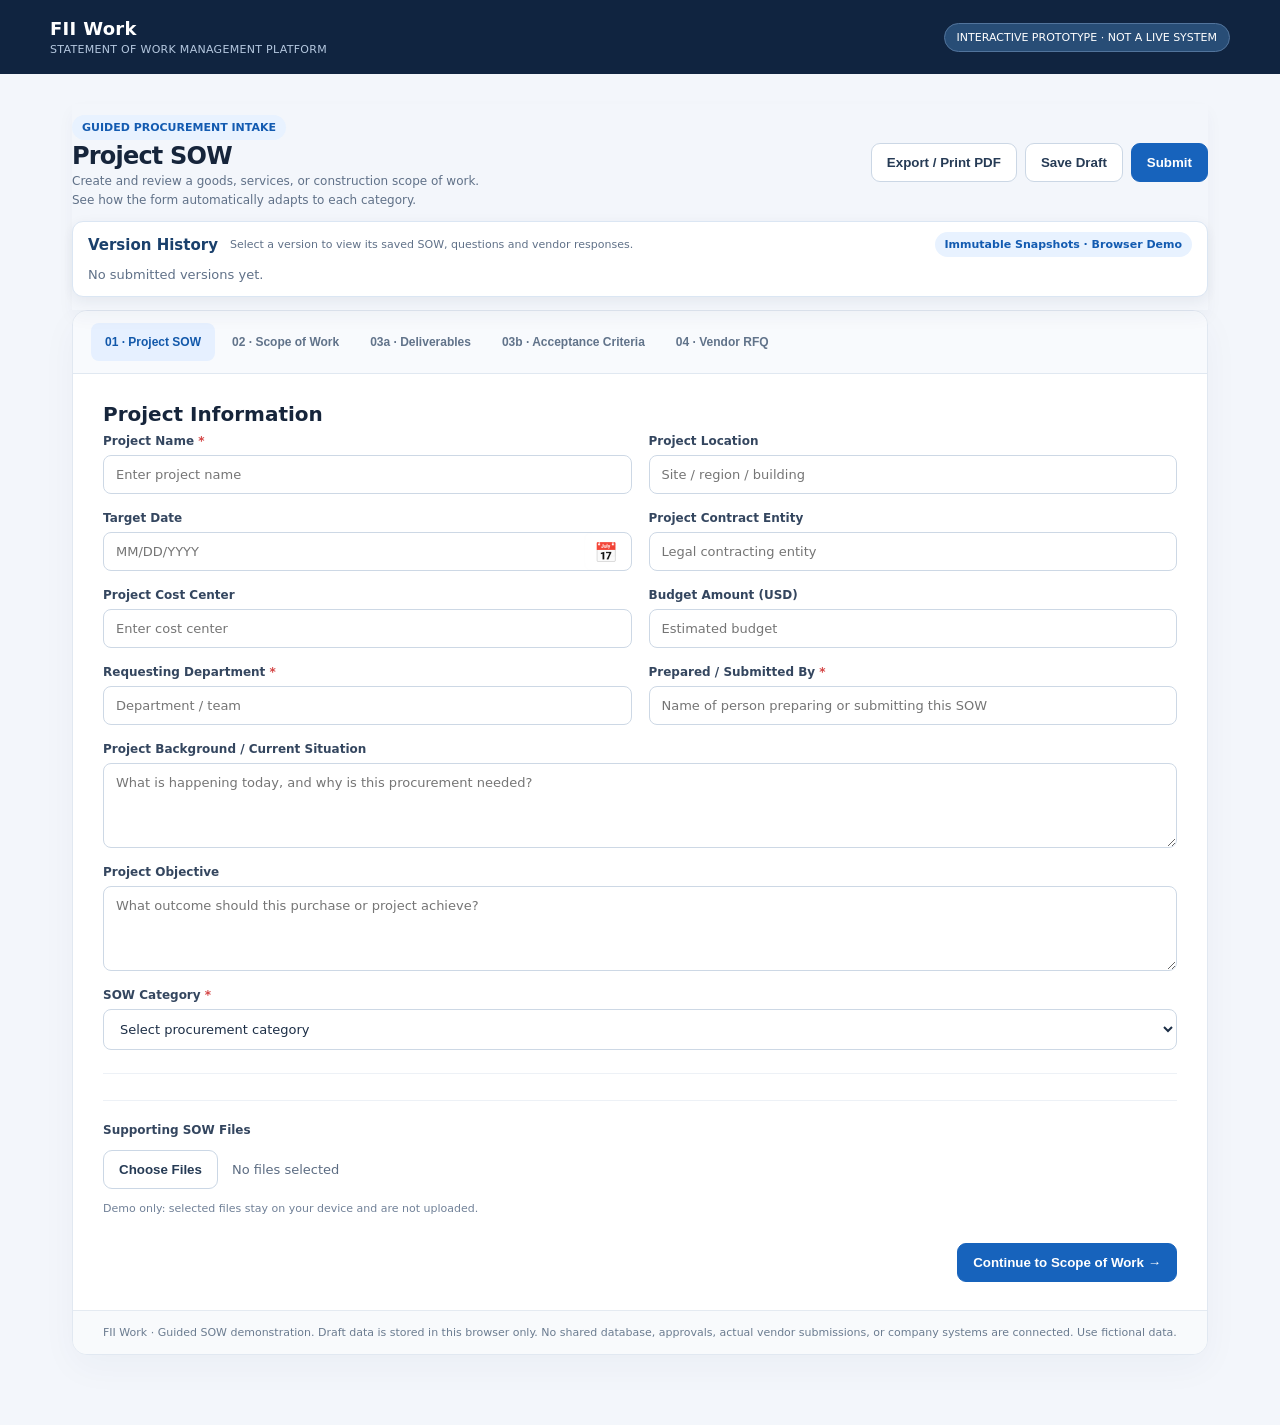
<file: docs/index.html>
<!DOCTYPE html>
<html lang="en"><head><meta charset="utf-8"/><meta content="width=device-width,initial-scale=1" name="viewport"/><title>FII Work · Guided Project SOW</title><style>
:root{font-family:Inter,ui-sans-serif,system-ui,-apple-system,Segoe UI,sans-serif;color:#16253b;background:#f3f6fb}*{box-sizing:border-box}body{margin:0}.top{background:#102440;color:white;padding:18px max(24px,calc((100vw - 1180px)/2));display:flex;justify-content:space-between;align-items:center;gap:15px}.brand{font-size:18px;font-weight:800;letter-spacing:.3px}.brand small{display:block;color:#b5c8df;font-size:11px;font-weight:500;margin-top:4px}.tag{font-size:11px;background:#284d76;border:1px solid #52749c;border-radius:30px;padding:7px 12px}.wrap{max-width:1180px;margin:auto;padding:30px 22px 70px}.hero{display:flex;justify-content:space-between;gap:20px;align-items:center;margin-bottom:22px}.hero h1{font-size:29px;letter-spacing:-.8px;margin:4px 0 8px}.muted{color:#607188;font-size:13px;line-height:1.6}.actions{display:flex;gap:8px;flex-wrap:wrap}.btn{border:1px solid #cbd7e5;background:white;color:#263b55;border-radius:9px;padding:11px 15px;font-weight:700;cursor:pointer}.btn.primary{background:#1763bc;color:white;border-color:#1763bc}.btn:hover{filter:brightness(.96)}.shell{background:white;border:1px solid #e1e8f1;border-radius:15px;box-shadow:0 12px 36px #203b5d0a;overflow:hidden}.tabs{display:flex;gap:3px;background:#f8fafd;border-bottom:1px solid #e0e8f1;padding:12px 18px;overflow-x:auto}.tab{white-space:nowrap;border:0;background:transparent;color:#61738a;border-radius:8px;padding:12px 14px;cursor:pointer;font-weight:700;font-size:12px}.tab.active{background:#e6f0ff;color:#1258aa}.page{padding:28px 30px;display:none}.page.active{display:block}.section{border-bottom:1px solid #edf1f6;padding-bottom:23px;margin-bottom:24px}.section:last-child{border:0;margin:0;padding:0}h2{font-size:20px;margin:0 0 8px}h3{font-size:15px;margin:0 0 16px}.grid{display:grid;grid-template-columns:repeat(2,minmax(0,1fr));gap:17px}.field{display:flex;flex-direction:column;gap:7px}.field.full{grid-column:1/-1}label{font-size:12px;font-weight:750;color:#34465f}input,select,textarea{width:100%;font:inherit;color:#1c2e46;background:white;border:1px solid #cdd8e5;border-radius:8px;padding:11px 12px;outline-color:#347ccf;font-size:13px}textarea{min-height:85px;resize:vertical}.hint{color:#718198;font-size:11px;line-height:1.5}.note{background:#eef5ff;border:1px solid #d7e7ff;border-radius:10px;padding:14px 16px;color:#345c88;font-size:12px;line-height:1.65}.categorybox{border:1px solid #dce7f3;border-radius:12px;padding:20px;background:#fbfdff;margin-top:20px}.pill{display:inline-block;color:#135bb1;background:#e8f2ff;border-radius:40px;padding:6px 10px;font-size:11px;font-weight:800}.question{padding:18px 0;border-bottom:1px solid #e9eef5}.question:last-child{border:0}.question-title{font-size:14px;font-weight:750;line-height:1.5;margin-bottom:8px}.question-num{display:inline-grid;place-items:center;background:#e8f2ff;color:#1260b8;border-radius:7px;width:27px;height:27px;margin-right:8px}.subquestions{margin-top:12px;padding:15px;background:#f1f7ff;border-left:3px solid #2877d0;border-radius:7px}.subquestions label{display:block;margin-bottom:8px}.split{display:grid;grid-template-columns:1fr 1fr;gap:20px}.check{display:flex;gap:9px;align-items:flex-start;font-size:13px;margin:11px 0}.check input{width:auto;margin:3px 0}.status{padding:11px 14px;background:#fff8e8;border:1px solid #f0dcac;border-radius:8px;color:#75561d;font-size:12px;margin-top:16px}.foot{padding:15px 30px;background:#f8fafc;border-top:1px solid #e4eaf1;color:#6b7c90;font-size:11px}.chip{display:inline-block;border:1px solid #dce6f1;background:#f8fbff;padding:8px 10px;border-radius:8px;font-size:12px;margin:4px 4px 4px 0}.table{width:100%;border-collapse:collapse;font-size:12px}.table td,.table th{border-bottom:1px solid #e8edf4;text-align:left;padding:12px}.table th{background:#f8fafc;color:#4c6079}.smallbtn{border:0;border-radius:7px;background:#e8f2ff;color:#185da9;padding:8px 11px;cursor:pointer;font-weight:700}.footerActions{display:flex;justify-content:flex-end;gap:10px;margin-top:25px}.required{color:#d44444}.empty{padding:30px;text-align:center;color:#7a889a;background:#f8fafc;border-radius:9px}.rfqitem{padding:12px;background:#f7f9fc;border:1px solid #e2eaf4;border-radius:8px;margin:10px 0}.progress{height:7px;border-radius:10px;background:#e9eef5;overflow:hidden;margin:13px 0}.progress div{height:100%;background:#2576ce;transition:width .25s}.alert{position:fixed;bottom:22px;right:22px;background:#142a47;color:white;border-radius:10px;padding:14px 18px;box-shadow:0 9px 30px #0003;display:none;z-index:9;font-size:13px;max-width:330px}@media(max-width:720px){.top{padding:15px 20px}.wrap{padding:20px 12px}.hero{display:block}.actions{margin-top:15px}.page{padding:22px 17px}.grid,.split{grid-template-columns:1fr}.field.full{grid-column:auto}.tabs{padding:8px}.hero h1{font-size:24px}}
.english-date{position:relative;width:100%}.english-date .date-display{padding-right:53px;cursor:pointer;background:#fff}.english-date>input[type="date"]{position:absolute;right:0;top:0;height:100%;width:48px;max-width:48px;opacity:.015;cursor:pointer;z-index:2;color:transparent}.english-date::after{content:"📅";pointer-events:none;position:absolute;right:14px;top:50%;transform:translateY(-50%);font-size:19px;z-index:1}
.version-history-sticky{position:relative;top:auto;left:auto;right:auto;width:100%;z-index:auto;background:#fff;border:1px solid #dbe6f3;box-shadow:0 4px 14px #172e4a12;border-radius:0;margin:0;padding:11px max(20px,calc((100vw - 1180px)/2));max-height:38vh;overflow-y:auto}.version-title{display:flex;align-items:center;justify-content:space-between;gap:12px;flex-wrap:wrap}.version-title>div{display:flex;align-items:center;gap:12px;flex-wrap:wrap}.version-title strong{font-size:15px;color:#1a406c}.version-strip{display:flex;gap:9px;overflow-x:auto;padding-top:11px;max-width:100%}.version-entry{min-width:180px;flex-shrink:0;text-align:left;background:#f5f9ff;border:1px solid #cddded;border-radius:9px;padding:9px 12px;cursor:pointer;color:#123b65}.version-entry strong{display:block;font-size:13px}.version-entry small{display:block;color:#627891;margin-top:3px;font-size:11px}.version-entry:hover{background:#e9f3ff;border-color:#3379ce}.version-entry.legacy{border-style:dashed}.version-overlay{position:fixed;inset:0;z-index:100;background:#13294699;display:flex;justify-content:center;padding:24px}.version-panel{width:min(980px,100%);background:white;border-radius:13px;display:flex;flex-direction:column;overflow:hidden;box-shadow:0 10px 40px #0005}.version-panel-head{padding:20px 26px;background:#f6f9fd;border-bottom:1px solid #dde8f4;display:flex;justify-content:space-between;gap:16px;align-items:center}.version-panel-head h2{margin:0}.version-scroll{overflow:auto;padding:24px 29px;flex:1}.version-scroll h3{margin:24px 0 9px;color:#154d8b}.version-scroll .history-group{padding:12px 0;border-bottom:1px solid #edf2f7}.version-scroll .history-group b{display:block;font-size:12px;color:#3a526f;margin-bottom:5px}.version-scroll .history-value{white-space:pre-wrap;font-size:13px}.version-scroll .history-row{padding:9px 12px;background:#f6f9fc;margin:7px 0;border-radius:6px}.history-version-label{font-weight:750}.version-overlay .muted{font-size:12px}@media(max-width:720px){.version-overlay{padding:0}.version-panel{border-radius:0}.version-panel-head{padding:13px;flex-direction:column;align-items:flex-start}.version-scroll{padding:16px}.version-history-sticky{border-radius:10px;top:auto;margin:0;left:auto;right:auto;padding:10px 14px}}
.custom-file-upload{display:flex;align-items:center;gap:14px;flex-wrap:wrap;min-height:50px}.custom-file-upload #selectedFilesLabel{font-size:13px;color:#5c6c82}.visually-hidden-file{position:absolute!important;left:-9999px!important;width:1px!important;height:1px!important;opacity:0!important;pointer-events:none!important}
.fixed-sow-header{position:sticky;top:0;z-index:80;background:#f3f6fb;padding:11px 0 13px;box-shadow:0 8px 16px #203b5d0a}.fixed-sow-header .hero{margin-bottom:11px}.fixed-sow-header .hero h1{font-size:24px;margin:2px 0}.fixed-sow-header .hero .muted{font-size:12px}.fixed-sow-header .version-history-sticky{max-height:none;overflow:visible;border-radius:11px;padding:10px 15px}.fixed-sow-header .version-strip{padding-top:8px}.fixed-sow-header .version-title .muted{font-size:11px}@media(max-width:720px){.fixed-sow-header{padding:8px 0}.fixed-sow-header .hero{display:flex;align-items:center;flex-wrap:wrap;margin-bottom:7px;gap:8px}.fixed-sow-header .hero h1{font-size:21px}.fixed-sow-header .hero .muted{display:none}.fixed-sow-header .actions{margin:0}.fixed-sow-header .btn{padding:8px 10px;font-size:11px}.fixed-sow-header .version-title .muted,.fixed-sow-header .version-title .pill{display:none}}@media print{.fixed-sow-header{position:static;box-shadow:none}}</style></head><body><header class="top"><div class="brand">FII Work <small>STATEMENT OF WORK MANAGEMENT PLATFORM</small></div><div class="tag">INTERACTIVE PROTOTYPE · NOT A LIVE SYSTEM</div></header><main class="wrap"><div id="fixedSowHeader" class="fixed-sow-header"><div class="hero"><div><div class="pill">GUIDED PROCUREMENT INTAKE</div><h1>Project SOW</h1><div class="muted">Create and review a goods, services, or construction scope of work.<br/>See how the form automatically adapts to each category.</div></div><div class="actions"><button class="btn" onclick="exportPDF()">Export / Print PDF</button><button class="btn" onclick="saveDraft()">Save Draft</button><button class="btn primary" onclick="submitDemo()">Submit</button></div></div>
<div id="versionHistorySection" class="version-history-sticky"><div class="version-title"><div><strong>Version History</strong><span class="muted">Select a version to view its saved SOW, questions and vendor responses.</span></div><span class="pill">Immutable Snapshots · Browser Demo</span></div><div class="version-strip" id="versionHistoryRows"><span class="muted">No submitted versions yet.</span></div></div></div>

<div id="versionViewer" class="version-overlay" style="display:none"><div class="version-panel"><div class="version-panel-head"><div><h2 id="versionViewerTitle">Version Snapshot</h2><p class="muted">Read-only historical record. Subsequent edits do not change this version.</p></div><button type="button" class="btn" onclick="closeVersion()">Close & Return to Draft</button></div><div class="version-scroll" id="versionViewerContent"></div></div></div>
<div class="shell"><nav class="tabs" id="tabs"><button class="tab active" data-tab="project">01 · Project SOW</button><button class="tab" data-tab="scope">02 · Scope of Work</button><button class="tab" data-tab="deliverables">03a · Deliverables</button><button class="tab" data-tab="acceptance">03b · Acceptance Criteria</button><button class="tab" data-tab="rfq">04 · Vendor RFQ</button></nav>
<section class="page active" id="project"><div class="section"><h2>Project Information</h2><div class="grid"><div class="field"><label>Project Name <span class="required">*</span></label><input data-save="" id="projectName" placeholder="Enter project name"/></div><div class="field"><label>Project Location</label><input data-save="" id="location" placeholder="Site / region / building"/></div><div class="field"><label>Target Date</label><div class="english-date"><input class="date-display" id="targetDateDisplay" type="text" placeholder="MM/DD/YYYY" readonly onclick="openEnglishDate('targetDate')" aria-label="Target date (MM/DD/YYYY)"/><input data-save="" id="targetDate" type="date" lang="en-US" aria-label="Choose target date" onchange="syncEnglishDates()" title="Choose date"/></div></div><div class="field"><label>Project Contract Entity</label><input data-save="" id="entity" placeholder="Legal contracting entity"/></div><div class="field"><label>Project Cost Center</label><input data-save="" id="costCenter" placeholder="Enter cost center"/></div><div class="field"><label>Budget Amount (USD)</label><input data-save="" id="budget" min="0" placeholder="Estimated budget" type="number"/></div><div class="field"><label>Requesting Department <span class="required">*</span></label><input data-save="" id="department" placeholder="Department / team"/></div><div class="field"><label>Prepared / Submitted By <span class="required">*</span></label><input data-save="" id="owner" placeholder="Name of person preparing or submitting this SOW"/></div><div class="field full"><label>Project Background / Current Situation</label><textarea data-save="" id="background" placeholder="What is happening today, and why is this procurement needed?"></textarea></div><div class="field full"><label>Project Objective</label><textarea data-save="" id="objective" placeholder="What outcome should this purchase or project achieve?"></textarea></div><div class="field full"><label>SOW Category <span class="required">*</span></label><select data-save="" id="category"><option value="">Select procurement category</option><option value="goods">Goods &amp; Equipment</option><option value="services">Services</option><option value="construction">Construction</option></select></div></div></div><div class="field" id="sowUploadsAtEnd" style="width:100%;margin-top:26px;padding-top:22px;border-top:1px solid #edf1f6"><label>Supporting SOW Files</label><div class="custom-file-upload"><button type="button" class="btn" onclick="document.getElementById('files').click()">Choose Files</button><span id="selectedFilesLabel" aria-live="polite">No files selected</span></div><input accept=".ppt,.pptx,.pdf,.doc,.docx,.xlsx,.png,.jpg" id="files" multiple="" type="file" class="visually-hidden-file" aria-label="Select supporting SOW files" onchange="updateSelectedFilesLabel()"/><div class="hint">Demo only: selected files stay on your device and are not uploaded.</div></div><div class="footerActions"><button class="btn primary" onclick="go('scope')">Continue to Scope of Work →</button></div></section>
<section class="page" id="scope"><h2>Scope of Work</h2><p class="muted">The requesting team defines technical and performance requirements. The form guides users based on the selected category.</p><div id="scopeContent"></div><div class="section" style="margin-top:25px"><h3>Additional Scope Details</h3><div class="grid"><div class="field full"><label>Work Description / Scope Summary</label><textarea data-save="" id="workDescription" placeholder="Summarize the requested work or product"></textarea></div><div class="field full"><label>Scope Exclusions</label><textarea data-save="" id="exclusions" placeholder="What is explicitly not included?"></textarea></div><div class="field"><label>Schedule / Key Milestones</label><textarea data-save="" id="milestones" placeholder="Target delivery or work milestones"></textarea></div><div class="field"><label>Dependencies &amp; Constraints</label><textarea data-save="" id="dependencies" placeholder="Site access, other vendors, shutdowns, lead times"></textarea></div></div></div><div class="footerActions"><button class="btn" onclick="go('project')">← Back</button><button class="btn primary" onclick="go('deliverables')">Continue to Deliverables →</button></div></section>
<section class="page" id="deliverables"><h2>Deliverables</h2><p class="muted">The deliverables automatically reflect the selected procurement category.</p><div id="deliverableContent"></div><div class="footerActions"><button class="btn" onclick="go('scope')">← Back</button><button class="btn primary" onclick="go('acceptance')">Continue to Acceptance Criteria →</button></div></section>
<section class="page" id="acceptance"><h2>Acceptance Criteria</h2><p class="muted">Define how FII will verify that the requested goods or work meet requirements.</p><div id="acceptanceContent"></div><div class="footerActions"><button class="btn" onclick="go('deliverables')">← Back</button><button class="btn primary" onclick="go('rfq')">Continue to Vendor RFQ →</button></div></section>
<section class="page" id="rfq"><h2>Vendor RFQ</h2><p class="muted">Procurement manages vendor questions and requesting-team responses. This is a local demonstration.</p><div class="grid"><div class="field"><label>Vendor / Company</label><input id="vendor" placeholder="Vendor name"/></div><div class="field"><label>RFQ Due Date</label><div class="english-date"><input class="date-display" id="rfqDateDisplay" type="text" placeholder="MM/DD/YYYY" readonly onclick="openEnglishDate('rfqDate')" aria-label="RFQ due date (MM/DD/YYYY)"/><input id="rfqDate" type="date" lang="en-US" aria-label="Choose RFQ due date" onchange="syncEnglishDates()" title="Choose date"/></div></div><div class="field"><label>Question Category</label><select id="rfqCategory"><option>Technical Scope</option><option>Schedule</option><option>Commercial</option><option>Compliance</option><option>Other</option></select></div><div class="field"><label>Related SOW Item</label><input id="rfqItem" placeholder="Reference / item number"/></div><div class="field full"><label>Vendor Question</label><textarea id="rfqQuestion" placeholder="Enter a sample vendor clarification question"></textarea></div></div><div class="footerActions"><button class="btn primary" onclick="addRFQ()">+ Add Vendor Question</button></div><h3 style="margin-top:30px">Vendor Questions &amp; Requesting Team Responses</h3><div class="empty" id="rfqList">No vendor questions added yet.</div></section><footer class="foot">FII Work · Guided SOW demonstration. Draft data is stored in this browser only. No shared database, approvals, actual vendor submissions, or company systems are connected. Use fictional data.</footer></div></main><div class="alert" id="toast"></div>
<script>
const T={
goods:{title:'Goods & Equipment',intro:'Product-specific details help Procurement compare equivalent quotations and avoid incompatible or incomplete purchases.',questions:[['What goods are required, including quantity, model/specifications, dimensions, capacity and intended use?','text','Example: electric golf cart, 4 seats, minimum operating range, charging requirements.'],['Must the goods be compatible with existing equipment, facilities or infrastructure?','yes','Identify existing systems, interfaces, dimensions, voltage, charging or connection requirements.'],['Are safety certifications, product standards or regulatory requirements applicable?','yes','Specify applicable standards or request review by EHS / Engineering. Do not assume a certification applies to every item.'],['Does the vendor need to provide delivery, unloading, installation, setup or user training?','yes','Clarify each party’s responsibilities, site access, utilities, packaging removal and training.'],['What warranty, spare parts, manuals, testing and product acceptance requirements apply?','text','Describe warranty period, support, inspection and any functional test.']],deliverables:['Itemized goods list with quantities and approved specifications','Product technical data sheets and applicable certifications','Delivery, installation and training documentation if included','Warranty, user manuals and spare-parts information','Goods receipt and inspection record'],accept:['Delivered quantity and model match approved purchase requirements','Goods are free from visible damage and meet technical specifications','Required certifications and documentation are provided','Installation or functional testing passes, if applicable','Warranty and support details are accepted by the owner']},
services:{title:'Services',intro:'Define what the service provider must do, where, how often, and how performance will be measured.',questions:[['What exact services, tasks, work locations and scope boundaries are required?','text','Define included tasks and excluded tasks to prevent later disputes.'],['What service frequency, working hours, staffing levels and response times are required?','text','For example: daily, weekly, emergency response within a defined number of hours.'],['Will vendor personnel work onsite or need access to restricted areas?','yes','Identify badging, orientation, safety training, supervision and site access requirements.'],['Are professional licenses, training, insurance or specialized qualifications required?','yes','Specify the relevant trade or service qualifications and who verifies compliance.'],['What KPIs, reports, service levels and acceptance measures will be used?','text','Examples: completion reports, response-time targets, quality checks and corrective-action deadlines.']],deliverables:['Service execution plan and staffing schedule','Completed service tasks and activity records','Required certificates, licenses and insurance evidence','Periodic performance / KPI reports','Final service completion or closeout report'],accept:['Services completed at agreed frequency and locations','Performance meets agreed SLA and quality requirements','Safety and access requirements are followed','Required records and reports are submitted','Deficiencies are corrected within agreed timelines']},
construction:{title:'Construction',intro:'Construction requires site, permitting, trade, safety, inspection and closeout information beyond a normal service request.',questions:[['What work is proposed, and what drawings, specifications, site conditions and trade scopes define it?','text','Include architectural, structural, MEP, fire protection, controls or low-voltage work as applicable.'],['Will this work require permits, plan review or inspections by the authority having jurisdiction?','yes','Identify permit type, jurisdiction, drawing responsibility, permit holder and inspection schedule.'],['Does the work involve electrical, mechanical, structural, plumbing or fire/life-safety systems?','yes','Identify affected systems, required licensed trades, design review and shutdown/commissioning needs.'],['Are there site safety risks, occupied areas, hazardous work, shutdowns or access restrictions?','yes','Describe EHS plan, work permits, lockout/tagout, hot work, working at height and coordination where applicable.'],['What milestones, change-control rules, inspections, testing and closeout deliverables are required?','text','Specify schedule, RFI/change order approvals, punch list, as-builts, warranties and commissioning.']],deliverables:['Approved drawings, specifications and permit documentation as applicable','Construction schedule, trade coordination and safety plans','Completed installation with inspection and test records','Punch-list resolution and commissioning documentation','As-built drawings, O&M manuals, warranties and final closeout'],accept:['Work conforms to approved drawings and contract scope','Required inspections and permits are closed as applicable','Functional tests and commissioning are completed where required','Punch-list items and deficiencies are resolved','Closeout documents, training and warranties are received']},
it:{title:'IT & Technology',intro:'IT requests should identify integration, cybersecurity, ownership and support obligations before vendor selection.',questions:[['What hardware, software or technical capabilities and performance specifications are required?','text','Include quantities, users, licensing model and compatibility.'],['Will the solution connect to FII systems, networks, identity services or existing hardware?','yes','List integration points, cabling, ports, infrastructure, device ownership and IT dependencies.'],['Will the vendor access, store, process or transmit company or personal data?','yes','Describe data types, access privileges, security review, retention and confidentiality.'],['Are subscriptions, cloud hosting, support SLAs or recurring costs involved?','yes','Define renewal terms, uptime, licensing, support response and exit requirements.'],['What deployment, testing, training, documentation and handover are required?','text','Include user acceptance testing, admin access transfer and support ownership.']],deliverables:['Technical design and product/license inventory','Approved integration and cybersecurity review artifacts where required','Installed and configured solution','Testing results and user/admin training','Support, warranty, credentials handover and documentation'],accept:['Technical functions and integrations pass agreed tests','Required security and access reviews are completed','Licenses and subscriptions are documented','Users and owners accept deployment and training','Support ownership and documentation are handed over']},
rental:{title:'Rental & Leasing',intro:'Rental requests must clarify use period, operating responsibility, insurance and return conditions.',questions:[['What equipment or facility is needed, including capacity, quantity and operating conditions?','text','Describe intended use, dimensions, load/capacity and site.'],['What rental start date, end date, delivery location and extension options are needed?','text','Identify duration, availability window and pickup requirements.'],['Will the rental require operators, permits, training or safety inspections?','yes','Identify operator qualification, inspections and equipment-specific site safety controls.'],['Who is responsible for transport, fuel/charging, maintenance, damage and insurance?','text','Assign each responsibility explicitly.'],['What are the acceptance, breakdown replacement, return and extra-charge conditions?','text','Specify equipment condition, service response and return inspection.']],deliverables:['Rental equipment schedule and condition report','Delivery and pickup records','Insurance and operator certifications where applicable','Maintenance and service documentation','Return inspection and final charge reconciliation'],accept:['Equipment arrives in agreed condition and capacity','Delivery and operating requirements are met','Required safety and insurance records are provided','Breakdowns are resolved per agreement','Return condition and charges are documented']},
maintenance:{title:'Facilities & Maintenance',intro:'Facilities work needs asset-specific tasks, site coordination, preventive maintenance and documentation.',questions:[['Which building systems, equipment and asset IDs are included in the maintenance scope?','text','Provide location, equipment model, serial number and current condition if available.'],['What maintenance tasks, frequencies and OEM instructions must be followed?','text','Define preventive, corrective and inspection requirements.'],['Will the work require shutdowns, regulated trades, permits or EHS controls?','yes','Identify required notifications, licensed trades, permits, LOTO and safety procedures.'],['What response time, emergency coverage, replacement parts and warranty obligations apply?','text','Define parts approval, call-out times and warranty impacts.'],['What reports, test results, asset updates and completion signoffs are required?','text','Include work orders, readings, photos, reports and acceptance by Facilities.']],deliverables:['Asset inventory and maintenance schedule','Completed work orders and maintenance logs','Required permits, certifications and safety records','Test results, equipment readings and parts documentation','Owner signoff and updated asset history'],accept:['Required maintenance tasks are completed','Equipment passes applicable operating checks','Required safety procedures are followed','Service reports and asset updates are submitted','Outstanding defects are tracked and resolved']}}
const $=id=>document.getElementById(id);let state={},rfqs=[];function esc(s){return String(s??'').replace(/[&<>"']/g,c=>({'&':'&amp;','<':'&lt;','>':'&gt;','"':'&quot;',"'":'&#39;'}[c]))}function key(){return $('category').value}function dataKey(section,i){return section+'_'+key()+'_'+i}function catInfo(){return T[key()]};function go(id){document.querySelectorAll('.tab').forEach(x=>x.classList.toggle('active',x.dataset.tab===id));document.querySelectorAll('.page').forEach(x=>x.classList.toggle('active',x.id===id));window.scrollTo({top:0,behavior:'smooth'});if(id==='scope')renderScope();if(id==='deliverables')renderLists('deliverables');if(id==='acceptance')renderLists('acceptance')};document.querySelectorAll('.tab').forEach(x=>x.addEventListener('click',()=>go(x.dataset.tab)));
function renderScope(){let t=catInfo();if(!t){$('scopeContent').innerHTML='<div class="empty">Select a SOW Category on the Project SOW tab to display the guided questionnaire.<br><br><button class="btn primary" onclick="go(\'project\')">Choose Category</button></div>';return}let html='<div class="categorybox"><h3 style="margin-top:12px">'+esc(t.title)+'</h3><div class="progress"><div id="questionProgress" style="width:0"></div></div>';t.questions.forEach((q,i)=>{let id=dataKey('q',i),a=state[id]||'';html+='<div class="question"><div class="question-title"><span class="question-num">'+(i+1)+'</span>'+esc(q[0])+' <span class="required">*</span></div><div class="hint" style="margin-bottom:10px">'+esc(q[2])+'</div>';if(q[1]==='yes'){html+='<select onchange="answer('+i+',this.value)"><option value="">Select an answer</option><option '+(a==='Yes'?'selected':'')+'>Yes</option><option '+(a==='No'?'selected':'')+'>No</option><option '+(a==='Not sure'?'selected':'')+'>Not sure</option></select><div class="subquestions" id="follow_'+i+'" style="display:'+(a==='Yes'||a==='Not sure'?'block':'none')+'"><label>'+(a==='Not sure'?'Who will confirm applicability, and by when?':'Please provide the specific requirements, applicable rules, responsible party and documents needed:')+'</label><textarea oninput="detail('+i+',this.value)" placeholder="Enter details or identify the owner who will confirm...">'+esc(state[dataKey('detail',i)]||'')+'</textarea></div>'}else{html+='<textarea oninput="answer('+i+',this.value)" placeholder="Enter your answer...">'+esc(a)+'</textarea>'}html+='</div>'});html+='</div><div class="status"><b>Compliance reminder:</b> Relevant rules depend on the work, location and applicable authority. This prototype prompts for review; it does not determine legal compliance or replace Engineering, EHS, IT, Legal or Procurement approval.</div>';$('scopeContent').innerHTML=html;progress()};function answer(i,v){state[dataKey('q',i)]=v;let f=$('follow_'+i);if(f){f.style.display=v==='Yes'||v==='Not sure'?'block':'none';let l=f.querySelector('label');l.textContent=v==='Not sure'?'Who will confirm applicability, and by when?':'Please provide the specific requirements, applicable rules, responsible party and documents needed:'}progress()}function detail(i,v){state[dataKey('detail',i)]=v}function progress(){let n=0;for(let i=0;i<5;i++)if((state[dataKey('q',i)]||'').trim())n++;if($('questionProgress'))$('questionProgress').style.width=(n*20)+'%';if($('questionCount'))$('questionCount').textContent=n+' of 5 questions completed'}function renderLists(section){let t=catInfo(),el=$(section==='deliverables'?'deliverableContent':'acceptanceContent');if(!t){el.innerHTML='<div class="empty">Select a SOW Category on the Project SOW tab first.</div>';return}let items=t[section],h='<div class="categorybox"><span class="pill">'+esc(t.title.toUpperCase())+'</span><h3 style="margin-top:14px">Suggested '+(section==='deliverables'?'Deliverables':'Acceptance Criteria')+'</h3><p class="muted">Review and tailor these prompts to the actual scope.</p>';items.forEach((v,i)=>{let id=dataKey(section,i);h+='<label class="check"><input type="checkbox" onchange="state[\''+id+'\']=this.checked" '+(state[id]?'checked':'')+'><span>'+esc(v)+'</span></label>'});h+='<div class="field" style="margin-top:20px"><label>Additional '+(section==='deliverables'?'Deliverables':'Acceptance Requirements')+'</label><textarea oninput="state[\''+section+'_extra_'+key()+'\']=this.value" placeholder="Add any project-specific details...">'+esc(state[section+'_extra_'+key()]||'')+'</textarea></div></div>';el.innerHTML=h}
const HISTORY_KEY='fiiGuidedSowHistory';
function getVersionHistory(){try{const h=JSON.parse(localStorage.getItem(HISTORY_KEY)||'[]');return Array.isArray(h)?h:[]}catch(e){return []}}
function versionCode(hist,date){const ymd=date.getFullYear().toString()+String(date.getMonth()+1).padStart(2,'0')+String(date.getDate()).padStart(2,'0');const used=hist.filter(h=>typeof h.version==='string'&&h.version.startsWith(ymd+'R')).map(h=>parseInt(h.version.slice(ymd.length+1),10)).filter(Number.isFinite);return ymd+'R'+String(Math.max(0,...used)+1).padStart(2,'0')}
function renderVersionHistory(){const el=document.getElementById('versionHistoryRows');if(!el)return;const h=getVersionHistory();el.innerHTML=h.length?h.map((r,i)=>'<button type="button" class="version-entry'+(r.snapshot?'':' legacy')+'" onclick="viewVersion('+i+')"><strong>'+esc(r.version||'Legacy R'+(i+1))+'</strong><small>'+esc(r.releasePeople||r.owner||'Unknown')+'</small><small>'+esc(r.date||'Date unavailable')+(r.snapshot?'':' · Metadata only')+'</small></button>').join(''):'<span class="muted">No submitted versions yet.</span>'}
function captureVersionSnapshot(){const draft=snapshot();const subtype=document.getElementById('workType')?.value||'';const deep=Object.assign({},window.guidedDeepAnswers||{});const fields=JSON.parse(JSON.stringify(draft.state));const records=JSON.parse(JSON.stringify(draft.rfqs));return {fields,rfqs:records,category:key(),subtype,deepAnswers:deep,createdAt:new Date().toISOString()}}
function snapshotBlock(title,text){return '<div class="history-group"><b>'+esc(title)+'</b><div class="history-value">'+esc(text===undefined||text===null||text===''?'—':text)+'</div></div>'}
function viewVersion(index,fromHash=false){const r=getVersionHistory()[index];if(!r)return;if(!fromHash&&r.version)history.replaceState(null,'','#version='+encodeURIComponent(r.version));const pane=document.getElementById('versionViewerContent');document.getElementById('versionViewerTitle').textContent=r.version||'Historical Version';if(!r.snapshot){pane.innerHTML='<p>This version was recorded before full snapshot storage was added. Only its original metadata is available; past SOW answers and RFQ replies cannot be recovered automatically.</p>'+snapshotBlock('Project',r.project)+snapshotBlock('Release People',r.releasePeople||r.owner)+snapshotBlock('Date',r.date);document.getElementById('versionViewer').style.display='flex';return}
const s=r.snapshot,fields=s.fields||{},cat=s.category||fields.category,config=T[cat];let html='<h3>Version Details</h3>'+snapshotBlock('Version',r.version)+snapshotBlock('Release People',r.releasePeople||r.owner)+snapshotBlock('Submitted At',r.date)+snapshotBlock('Category',config?.title||cat);
html+='<h3>Project Information</h3>';for(const [id,label] of [['projectName','Project Name'],['location','Project Location'],['targetDate','Target Date'],['entity','Project Contract Entity'],['costCenter','Project Cost Center'],['budget','Budget Amount (USD)'],['department','Requesting Department'],['owner','Prepared / Submitted By'],['background','Project Background / Current Situation'],['objective','Project Objective']])html+=snapshotBlock(label,fields[id]);
html+='<h3>Category-Specific Questions</h3>';const questions=config?.questions||[];questions.forEach((q,i)=>{html+=snapshotBlock((i+1)+'. '+q[0],fields['q_'+cat+'_'+i]);if(fields['detail_'+cat+'_'+i])html+=snapshotBlock('Details',fields['detail_'+cat+'_'+i])});
html+='<h3>Subcategory Questions</h3>'+snapshotBlock('Selected Type',s.subtype||'—');const deep=s.deepAnswers||{};Object.keys(deep).filter(k=>k.startsWith(cat+'|'+s.subtype+'|')).sort().forEach(k=>{const idx=Number(k.split('|').at(-1));const prompt=window.getDeepQuestionLabel?.(cat,s.subtype,idx)||('Question '+(idx+1));html+=snapshotBlock(prompt,deep[k])});
html+='<h3>Additional Scope Details</h3>';for(const [id,label] of [['workDescription','Work Description / Scope Summary'],['exclusions','Scope Exclusions'],['milestones','Schedule / Key Milestones'],['dependencies','Dependencies & Constraints']])html+=snapshotBlock(label,fields[id]);
for(const section of ['deliverables','acceptance']){html+='<h3>'+(section==='deliverables'?'Deliverables':'Acceptance Criteria')+'</h3>';const items=config?.[section]||[];items.forEach((item,i)=>html+=snapshotBlock(item,fields[section+'_'+cat+'_'+i]?'Selected':'Not selected'));html+=snapshotBlock('Additional Details',fields[section+'_extra_'+cat])}
html+='<h3>Vendor RFQ — Questions & Responses</h3>';const rfqs=s.rfqs||[];html+=rfqs.length?rfqs.map((q,i)=>'<div class="history-row"><b>Q'+(i+1)+' · '+esc(q.vendor||'Vendor')+'</b><div class="muted">'+esc(q.category||'')+' / '+esc(q.item||'')+'</div>'+snapshotBlock('Vendor Question',q.q||q.question)+snapshotBlock('Requesting Team Response',q.reply||q.response||'—')+(Array.isArray(q.messages)?q.messages.map(m=>snapshotBlock((m.author||'Responder')+' — '+(m.date||''),m.text)).join(''):'')+'</div>').join(''):'<p class="muted">No RFQ entries in this version.</p>';
pane.innerHTML=html;document.getElementById('versionViewer').style.display='flex'}
function closeVersion(){document.getElementById('versionViewer').style.display='none';if(location.hash.startsWith('#version='))history.replaceState(null,'',location.pathname+location.search)}
function keepVersionHistoryAtTop(){document.body.style.paddingTop='0px'}
document.addEventListener('DOMContentLoaded',()=>{keepVersionHistoryAtTop();if(typeof ResizeObserver!=='undefined')new ResizeObserver(keepVersionHistoryAtTop).observe(document.getElementById('versionHistorySection'));window.addEventListener('resize',keepVersionHistoryAtTop);});
document.addEventListener('DOMContentLoaded',()=>{renderVersionHistory();const code=location.hash.startsWith('#version=')?decodeURIComponent(location.hash.slice(9)):null;if(code){const index=getVersionHistory().findIndex(v=>v.version===code);if(index>=0)viewVersion(index,true)}});window.addEventListener('hashchange',()=>{if(location.hash.startsWith('#version=')){const code=decodeURIComponent(location.hash.slice(9)),index=getVersionHistory().findIndex(v=>v.version===code);if(index>=0)viewVersion(index,true)}else document.getElementById('versionViewer').style.display='none'});
function toast(s){let x=$('toast');x.textContent=s;x.style.display='block';clearTimeout(window.toastTimer);window.toastTimer=setTimeout(()=>x.style.display='none',4000)}function snapshot(){document.querySelectorAll('[data-save]').forEach(e=>state[e.id]=e.value);return {state,rfqs,deepAnswers:window.guidedDeepAnswers||{}}}function saveDraft(){try{localStorage.setItem('fiiGuidedSowDemoV1',JSON.stringify(snapshot()));toast('Draft saved in this browser only.')}catch(e){toast('Browser storage unavailable. Your entries are still visible in this tab.')}}function submitDemo(){snapshot();const missing=['projectName','department','owner','category'].filter(id=>!$(id).value.trim());if(missing.length){toast('Complete Project Name, Department, Prepared / Submitted By, and Category before submitting.');go('project');return}let n=0;for(let i=0;i<5;i++)if((state[dataKey('q',i)]||'').trim())n++;if(n<5){toast('Please complete all five guided category questions first.');go('project');return}
const hist=getVersionHistory(),date=new Date(),version=versionCode(hist,date);const entry={version,project:$('projectName').value,owner:$('owner').value,releasePeople:$('owner').value,category:key(),date:date.toLocaleString('en-US'),snapshot:captureVersionSnapshot()};
try{localStorage.setItem(HISTORY_KEY,JSON.stringify([...hist,entry]));localStorage.setItem('fiiGuidedSowDemoV1',JSON.stringify(snapshot()));renderVersionHistory();toast('Version '+version+' saved as a read-only snapshot in this browser.')}catch(e){toast('Unable to save version. Browser storage may be full. No version was recorded.')}}
function exportPDF(){window.print()}function addRFQ(){let q=$('rfqQuestion').value.trim();if(!q){toast('Enter a vendor question first.');return}rfqs.push({vendor:$('vendor').value,category:$('rfqCategory').value,item:$('rfqItem').value,q,reply:''});$('rfqQuestion').value='';renderRFQ();toast('Sample vendor question added locally.')}function renderRFQ(){let el=$('rfqList');if(!rfqs.length){el.className='empty';el.textContent='No vendor questions added yet.';return}el.className='';el.innerHTML=rfqs.map((r,i)=>'<div class="rfqitem"><b>'+esc(r.vendor||'Vendor')+'</b> · '+esc(r.category)+' · '+esc(r.item)+'<p>'+esc(r.q)+'</p><label>Requesting Team Response</label><textarea oninput="rfqs['+i+'].reply=this.value" placeholder="Enter response...">'+esc(r.reply)+'</textarea></div>').join('')};$('category').addEventListener('change',()=>{snapshot();renderScope();renderLists('deliverables');renderLists('acceptance');toast('Form updated: '+(catInfo()?.title||'Choose a category'))});try{let old=JSON.parse(localStorage.getItem('fiiGuidedSowDemoV1')||'null');if(old){state=old.state||{};rfqs=old.rfqs||[];window.guidedDeepAnswers=old.deepAnswers||{};document.querySelectorAll('[data-save]').forEach(e=>{if(state[e.id]!==undefined)e.value=state[e.id]});renderRFQ()}}catch(e){}if (!['','goods','services','construction'].includes($('category').value)) $('category').value='';renderScope();renderLists('deliverables');renderLists('acceptance');
</script><script>
// Display the guided category questionnaire immediately beneath SOW Category.
(function(){
  const category = document.getElementById('category');
  const questionnaire = document.getElementById('scopeContent');
  const categoryField = category && category.closest('.field');
  if (!categoryField || !questionnaire) return;
  const section = document.createElement('div');
  section.className = 'field full';
  section.id = 'guidedQuestionsInline';
  section.style.cssText = 'margin-top:18px;padding:20px;border:2px solid #d7e7f5;border-radius:14px;background:#f8fbff';
  section.innerHTML = '';
  categoryField.insertAdjacentElement('afterend',section);
  section.appendChild(questionnaire);
  const toggleInline=()=>{section.style.display=category.value?'block':'none'};category.addEventListener('change',toggleInline);toggleInline();
  const scopePage = document.getElementById('scope');
  if (scopePage) {
    const msg = document.createElement('div');
    msg.className = 'note';
    msg.innerHTML = '<b>Category-specific questions are now on the Project SOW tab, directly below SOW Category.</b> Complete them there, then use this tab for additional scope details. <button class="btn" type="button" onclick="go(\'project\')" style="margin-left:10px">Go to Category Questions</button>';
    scopePage.insertBefore(msg,scopePage.querySelector('.section'));
  }
  const oldSubmit = window.submitDemo;
  window.submitDemo = function(){
    let count=0;for(let i=0;i<5;i++)if((state[dataKey('q',i)]||'').trim())count++;
    if(category.value && count<5){go('project');document.getElementById('guidedQuestionsInline').scrollIntoView({behavior:'smooth',block:'start'});toast('Complete the five category-specific questions before submitting.');return;}
    oldSubmit();
  };
})();
</script><style>@media print{.top,.actions,.tabs,.footerActions,.foot,.alert{display:none!important}.wrap{padding:0}.shell{border:0;box-shadow:none}.page{display:block!important;page-break-before:always}.page:first-of-type{page-break-before:auto}.categorybox{break-inside:avoid}body{background:white}}</style><style>
#guidedDeepDive{margin:18px 0;padding:22px;border:2px solid #2c76c8;border-radius:12px;background:#f5faff;grid-column:1/-1;width:100%;min-width:0}#guidedQuestionsInline{grid-column:1/-1;width:100%;min-width:0}#guidedDeepDive select,#guidedDeepDive textarea{width:100%}
#guidedDeepDive h3{margin:0 0 8px;font-size:19px;color:#174e91}
#guidedDeepDive .deepq{padding:13px 0;border-bottom:1px solid #dce8f6}
#guidedDeepDive .deepq:last-child{border:0}
#guidedDeepDive label{display:block;margin-bottom:8px;font-size:13px}
#guidedDeepDive .highlight{background:#e3f0ff;padding:10px;border-radius:7px;margin:12px 0;font-size:12px}
</style><script>
(function(){
const kinds={
 goods:{label:'What kind of goods are you buying?',opts:['Equipment / machinery','Furniture / fixtures','Vehicles / golf carts','Parts / materials','Other goods'],questions:{
 'Equipment / machinery':['What are the required operating capacity, dimensions, voltage and power connections?','What existing machines or production systems must it work with?','Who will unload, install, test and commission the equipment?','What safety certification, guarding or operator training is needed?','What spare parts, warranty and service response are required?'],
 'Furniture / fixtures':['How many units, and what are the dimensions, finish and materials?','Is a floor plan, layout approval or ADA clearance review needed?','Will the vendor assemble, anchor or install the furniture?','Are power/data connections or other building interfaces required?','What delivery, damage inspection and warranty requirements apply?'],
 'Vehicles / golf carts':['How many vehicles and how many passengers per vehicle?','What load capacity, operating range and maximum speed are needed?','Electric or gas, and what charging/fueling infrastructure exists?','Where will the vehicles operate and what safety equipment is required?','What warranty, maintenance, delivery and training are required?'],
 'Parts / materials':['What part numbers, grades, quantities and units of measure are required?','Are approved manufacturers or equivalent substitutions allowed?','What compatibility or dimensional tolerances must be met?','Are material test reports or product certifications needed?','What lead time, packaging, delivery and inspection criteria apply?'],
 'Other goods':['What are the exact product specifications and quantities?','Are approved brands or equivalents permitted?','Are there installation, power or compatibility requirements?','Which certifications or safety standards may apply?','How will the goods be delivered, inspected and accepted?']
 }},
 services:{label:'What type of service is required?',opts:['Cleaning / janitorial','Inspection / testing','Security / staffing','Consulting / design','Other services'],questions:{
 'Cleaning / janitorial':['What areas and square footage are included?','What daily, weekly and periodic cleaning tasks are required?','Who provides supplies, equipment and consumables?','What site access, chemical safety and waste handling rules apply?','How will cleaning quality, missed tasks and rework be measured?'],
 'Inspection / testing':['What systems, assets or locations need inspection?','What test method, standard and pass/fail criteria apply?','What licenses, calibration or third-party accreditation are required?','Are shutdowns, escorts or site safety procedures needed?','What signed reports, deficiencies and retest obligations are required?'],
 'Security / staffing':['What posts, shifts, headcount and coverage hours are needed?','What qualifications, background checks and training are required?','What access control, incident reporting and escalation rules apply?','How will absences, replacement staffing and overtime be handled?','What service KPIs, logs and supervisor reviews are required?'],
 'Consulting / design':['What exact deliverables and file formats must be produced?','What qualifications and relevant experience are required?','What milestones, review cycles and revision limits apply?','Who approves the work and owns the final documents?','What confidentiality, professional insurance and acceptance rules apply?'],
 'Other services':['What tasks and exclusions define the service scope?','Where, when and how frequently must work occur?','What staff qualifications, tools and materials are required?','What permits, site rules, insurance or safety requirements apply?','What measurable service outcomes and acceptance criteria apply?']
 }},
 construction:{label:'What type of construction work is planned?',opts:['Electrical','Mechanical / HVAC','Fire protection / life safety','Architectural / renovation','Civil / structural','General construction'],questions:{
 'Electrical':['What voltage, amperage, phase, load and equipment connections are required?','Are panel schedules, load calculations and one-line drawings available?','Are shutdowns, lockout/tagout or temporary power required?','Who is responsible for electrical permits, licensed work and inspections?','What testing, labeling, as-builts and commissioning are required?'],
 'Mechanical / HVAC':['What equipment capacities, schedules and design drawings apply?','What duct, piping, controls, electrical and structural interfaces are required?','Will existing HVAC systems need shutdown or temporary conditioning?','Who obtains permits and coordinates required inspections?','What TAB, startup, functional testing and O&M documents are required?'],
 'Fire protection / life safety':['Will sprinkler, fire alarm, egress or smoke-control systems be modified?','What approved plans and authority/fire marshal reviews are required?','Are impairments, fire watch or occupant notifications required?','Which licensed contractor and inspection/testing agency are responsible?','What acceptance testing, record drawings and final approvals are required?'],
 'Architectural / renovation':['Which rooms and existing conditions are affected?','Are demolition, partitions, doors, ceilings or finishes included?','Are ADA/accessibility, egress or occupancy changes involved?','Who provides permit drawings, inspections and dust/noise controls?','What finish samples, punch list and as-built documentation are required?'],
 'Civil / structural':['What survey, geotechnical or structural drawings define the work?','Will excavation, foundations, trenching or load-bearing elements change?','Are utility locates, shoring or environmental controls required?','Which permits, engineering approvals and inspections are needed?','What compaction, concrete, structural testing and closeout records are required?'],
 'General construction':['What drawings, specifications and scope boundaries define the work?','Which trades, subcontractors and licensed contractors are required?','What permits, inspections, safety plans and site constraints apply?','What milestones, shutdowns and change-order approvals are needed?','What testing, punch list, warranties, as-builts and commissioning are required?']
 }},
 it:{label:'What IT work is involved?',opts:['Software / cloud','Network / cabling','Hardware / devices'],questions:{'Software / cloud':['What users, functions and licensing are needed?','Will FII data be stored, accessed or processed?','What identity, security and privacy reviews are needed?','What integrations, uptime and support SLAs are required?','What testing, training and exit/data export obligations apply?'],'Network / cabling':['What endpoints, cable types, quantities and pathways are needed?','What switches, ports, PoE, racks and power are required?','Who supplies and installs conduit, cable, terminations and labels?','What IT/security access approvals and site rules apply?','What certification tests and as-built records are required?'],'Hardware / devices':['What model, quantity and performance are required?','What network, power and compatibility constraints exist?','Who will configure, deploy and inventory devices?','What security and warranty requirements apply?','What acceptance testing and user handover are required?']}},
 rental:{label:'What is being rented?',opts:['Equipment rental','Vehicle rental','Temporary facilities'],questions:{'Equipment rental':['What equipment capacity and quantity are needed?','What are the start/end dates and operating hours?','Who provides operators, delivery and pickup?','Who pays for maintenance, damage and insurance?','What inspection and return conditions apply?'],'Vehicle rental':['What vehicle type, number and capacity are needed?','Who may drive and where may it operate?','What are the dates, mileage and fuel/charging terms?','What insurance, damage and roadside assistance apply?','What pickup, return and extension terms apply?'],'Temporary facilities':['What size, occupancy and utility connections are required?','What dates, site preparation and placement are needed?','Are permits, ADA, fire and sanitation reviews applicable?','Who maintains the units and utilities?','What removal and site restoration are required?']}},
 maintenance:{label:'What maintenance is required?',opts:['Preventive maintenance','Corrective repair','Building systems maintenance'],questions:{'Preventive maintenance':['Which asset IDs and equipment models are covered?','What OEM tasks and service intervals apply?','What parts, consumables and tools are included?','What site access and shutdown coordination are needed?','What reports, tests and performance measures are required?'],'Corrective repair':['What is the asset failure and current condition?','What diagnosis and repair scope is expected?','What response time, parts and labor are included?','What safety, permit or shutdown requirements apply?','What testing, warranty and return-to-service proof are required?'],'Building systems maintenance':['What building systems and locations are included?','What inspection and service frequency applies?','What trade licensing and regulatory requirements apply?','What emergency response and shutdown rules are needed?','What records, deficiency notices and acceptance tests are required?']}}
};
const category=document.getElementById('category');const inline=document.getElementById('guidedQuestionsInline');if(!category||!inline)return;
const panel=document.createElement('div');panel.id='guidedDeepDive';panel.classList.add('full');panel.style.gridColumn='1 / -1';panel.style.width='100%';inline.insertAdjacentElement('afterend',panel);
window.guidedDeepAnswers=window.guidedDeepAnswers||{};
window.getDeepQuestionLabel=(cat,sub,i)=>kinds[cat]?.questions?.[sub]?.[i]||('Question '+(i+1));
function deepKey(cat,sub,i){return cat+'|'+sub+'|'+i}
function render(){let categoryKey=category.value,config=kinds[categoryKey];if(!config){panel.innerHTML='';panel.style.display='none';return}panel.style.display='block';let previous=panel.querySelector('select')?.value;let selected=config.opts.includes(previous)?previous:(window.selectedDeepTypes?.[categoryKey]||config.opts[0]);window.selectedDeepTypes=window.selectedDeepTypes||{};window.selectedDeepTypes[categoryKey]=selected;panel.innerHTML='<h3>'+config.label+'</h3><select id="workType" aria-label="Specific procurement type">'+config.opts.map(o=>'<option '+(o===selected?'selected':'')+'>'+o+'</option>').join('')+'</select><div id="deepQuestions"></div>';document.getElementById('workType').addEventListener('change',function(){window.selectedDeepTypes[categoryKey]=this.value;drawQuestions()});drawQuestions()}
function drawQuestions(){const cat=category.value,v=document.getElementById('workType').value,questions=kinds[cat].questions[v];document.getElementById('deepQuestions').innerHTML=questions.map((q,i)=>'<div class="deepq"><label>'+(i+1)+'. '+q+' <span class="required">*</span></label><textarea placeholder="Enter your answer here..." data-specific="'+i+'" oninput="window.guidedDeepAnswers[\''+deepKey(cat,v,i)+'\']=this.value">'+esc(window.guidedDeepAnswers[deepKey(cat,v,i)]||'')+'</textarea></div>').join('')}
category.addEventListener('change',render);render();
})();
</script><script>
function updateSelectedFilesLabel(){const input=document.getElementById('files'),label=document.getElementById('selectedFilesLabel');if(!input||!label)return;const files=Array.from(input.files||[]);label.textContent=files.length===0?'No files selected':files.length===1?files[0].name:files.length+' files selected';}
function formatEnglishDate(iso){if(!/^\d{4}-\d{2}-\d{2}$/.test(iso||''))return '';const [y,m,d]=iso.split('-');return m+'/'+d+'/'+y;}
function syncEnglishDates(){for(const id of ['targetDate','rfqDate']){const input=document.getElementById(id),display=document.getElementById(id+'Display');if(input&&display)display.value=formatEnglishDate(input.value);}}
function openEnglishDate(id){const input=document.getElementById(id);if(!input)return;try{if(typeof input.showPicker==='function')input.showPicker();else input.focus();}catch(e){input.focus();}}
syncEnglishDates();
</script></body></html>
</file>
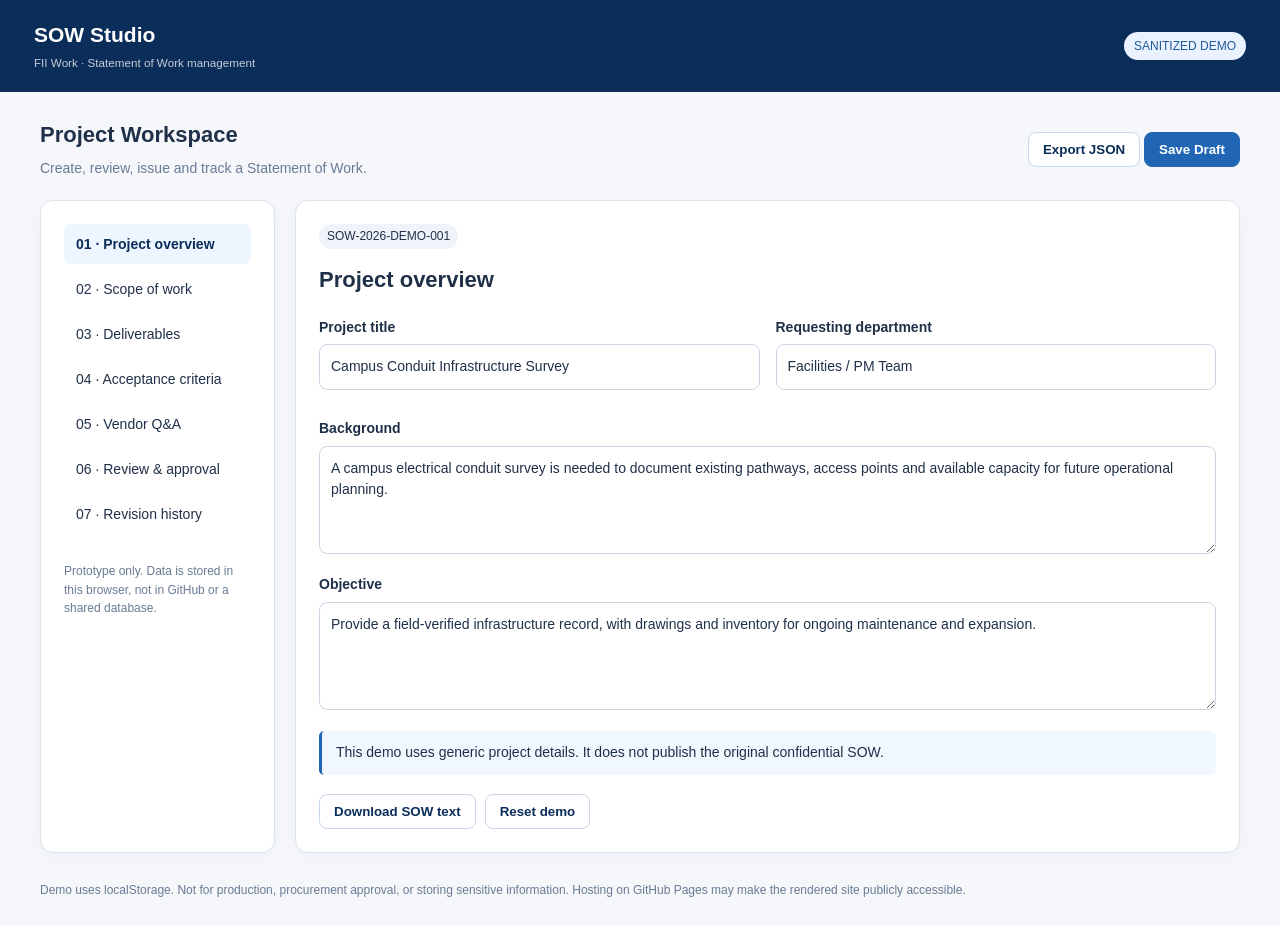
<file: sow-platform/index.html>
<!DOCTYPE html>
<html lang="en"><head><meta charset="utf-8"><meta name="viewport" content="width=device-width,initial-scale=1"><title>SOW Studio · FII Work Demo</title>
<style>:root{--navy:#0b2d59;--blue:#2066b5;--pale:#edf5ff;--bg:#f5f7fb;--line:#dce4ee;--ink:#203048;--muted:#687b94}*{box-sizing:border-box}body{margin:0;font:14px/1.55 Arial,sans-serif;color:var(--ink);background:var(--bg)}header{background:var(--navy);color:white;padding:19px 34px;display:flex;justify-content:space-between;align-items:center}header h1{font-size:21px;margin:0}header small{opacity:.76}main{max-width:1240px;margin:26px auto;padding:0 20px}.layout{display:grid;grid-template-columns:235px 1fr;gap:20px}.panel{border:1px solid var(--line);background:white;border-radius:13px;padding:23px;box-shadow:0 4px 15px #23374d08}.nav button{display:block;width:100%;text-align:left;background:none;border:0;padding:12px;border-radius:8px;color:var(--ink);font-size:14px;cursor:pointer;margin-bottom:5px}.nav button.active{background:var(--pale);font-weight:bold;color:var(--navy)}.muted{color:var(--muted)}h2{font-size:22px;margin:0 0 6px}h3{font-size:16px;margin:24px 0 9px}.tag{font-size:12px;background:#eaf2ff;padding:5px 10px;border-radius:15px;color:#225a99;display:inline-block}.top{display:flex;justify-content:space-between;gap:15px;align-items:center;margin-bottom:20px}.btn{border:1px solid #c7d6e8;border-radius:8px;padding:9px 14px;background:white;cursor:pointer;color:var(--navy);font-weight:bold}.primary{background:var(--blue);color:white;border-color:var(--blue)}.grid{display:grid;grid-template-columns:1fr 1fr;gap:16px}.field{margin:14px 0}.field label{display:block;font-weight:bold;margin-bottom:6px}input,textarea,select{width:100%;padding:11px;border:1px solid #cad6e4;border-radius:8px;font:inherit;background:white;color:var(--ink)}textarea{min-height:108px;resize:vertical}textarea.long{min-height:175px}.hint{font-size:12px;color:var(--muted);margin-top:5px}.steps{display:flex;gap:8px;flex-wrap:wrap;margin:18px 0}.steps span{padding:9px 13px;border:1px solid var(--line);border-radius:25px;background:white;font-size:12px}.steps .on{background:var(--pale);border-color:#88b6e8;color:var(--navy);font-weight:bold}.item{padding:14px 0;border-bottom:1px solid var(--line)}.item:last-child{border:0}.item b{display:block;margin-bottom:4px}.actions{display:flex;gap:9px;flex-wrap:wrap;margin-top:19px}.hide{display:none}.notice{padding:11px 14px;background:#f0f7ff;border-left:3px solid var(--blue);border-radius:5px;margin:12px 0}.pill{display:inline-block;padding:3px 8px;border-radius:30px;background:#f0f4fa;font-size:12px}.foot{font-size:12px;color:var(--muted);margin-top:28px}.stats{display:grid;grid-template-columns:repeat(3,1fr);gap:12px}.stat{border:1px solid var(--line);padding:16px;border-radius:10px}.stat strong{display:block;font-size:23px;color:var(--navy)}@media(max-width:760px){.layout,.grid{grid-template-columns:1fr}.stats{grid-template-columns:1fr}header{padding:15px}main{padding:0 12px}.top{align-items:flex-start;flex-direction:column}}</style></head>
<body><header><div><h1>SOW Studio</h1><small>FII Work · Statement of Work management</small></div><span class="tag">SANITIZED DEMO</span></header>
<main><div class="top"><div><h2 id="heading">Project Workspace</h2><p class="muted" style="margin:0">Create, review, issue and track a Statement of Work.</p></div><div><button class="btn" onclick="exportData()">Export JSON</button> <button class="btn primary" onclick="save()">Save Draft</button></div></div>
<div class="layout"><aside class="panel nav"><button class="active" onclick="page('overview',this)">01 · Project overview</button><button onclick="page('scope',this)">02 · Scope of work</button><button onclick="page('deliverables',this)">03 · Deliverables</button><button onclick="page('acceptance',this)">04 · Acceptance criteria</button><button onclick="page('clarifications',this)">05 · Vendor Q&amp;A</button><button onclick="page('approval',this)">06 · Review &amp; approval</button><button onclick="page('history',this)">07 · Revision history</button><div class="foot">Prototype only. Data is stored in this browser, not in GitHub or a shared database.</div></aside>
<section class="panel"><div id="overview" class="view"><span class="pill">SOW-2026-DEMO-001</span><h2 style="margin-top:14px">Project overview</h2><div class="grid"><div class="field"><label>Project title</label><input data-key="title" value="Campus Conduit Infrastructure Survey"></div><div class="field"><label>Requesting department</label><input data-key="department" value="Facilities / PM Team"></div></div><div class="field"><label>Background</label><textarea data-key="background">A campus electrical conduit survey is needed to document existing pathways, access points and available capacity for future operational planning.</textarea></div><div class="field"><label>Objective</label><textarea data-key="objective">Provide a field-verified infrastructure record, with drawings and inventory for ongoing maintenance and expansion.</textarea></div><div class="notice">This demo uses generic project details. It does not publish the original confidential SOW.</div></div>
<div id="scope" class="view hide"><h2>Scope of work</h2><p class="muted">Requesting team owns the technical requirements.</p><div class="field"><label>Contractor responsibilities</label><textarea class="long" data-key="scope">The contractor shall survey, trace, inspect and document the specified underground power conduit route.
Identify entry and exit points, accessible termination points and associated infrastructure.
Record conduit size, quantity, utilization and observed condition.
Report damaged, congested or abandoned segments.</textarea></div><div class="field"><label>Assumptions / exclusions</label><textarea data-key="exclusions" placeholder="Document any exclusions or access limitations."></textarea></div></div>
<div id="deliverables" class="view hide"><h2>Deliverables</h2><p class="muted">List what vendors must submit for acceptance.</p><div class="field"><label>Required deliverables</label><textarea class="long" data-key="deliverables">1. Campus Conduit Map — pathways, entries and termination points
2. Infrastructure Inventory — size, condition, occupancy and connectivity
3. Photo Documentation — entry points, electrical rooms and notable conditions
4. Summary Report — findings, constraints and recommendations</textarea></div><div class="field"><label>Document formats</label><input data-key="formats" value="PDF, DWG, Excel"></div></div>
<div id="acceptance" class="view hide"><h2>Acceptance criteria</h2><div class="field"><label>Completion requirements</label><textarea class="long" data-key="acceptance">All relevant areas have been surveyed and documented.
All required conduit pathways and access points are mapped.
All specified deliverables are submitted.
Final reports and drawings are provided in the agreed formats.</textarea></div><label><input type="checkbox" data-key="fieldVerified" style="width:auto"> Field verification completed</label><p class="hint">A real production platform would require evidence upload and owner sign-off.</p></div>
<div id="clarifications" class="view hide"><h2>Vendor clarification log</h2><p class="muted">Procurement collects vendor questions; requesting team owns technical responses.</p><div class="grid"><div class="field"><label>Vendor name</label><input id="vendor" placeholder="Vendor A"></div><div class="field"><label>Question category</label><select id="category"><option>Technical scope</option><option>Deliverable</option><option>Schedule</option><option>Commercial</option></select></div></div><div class="field"><label>Vendor question</label><textarea id="question" placeholder="Enter a vendor question..."></textarea></div><button class="btn primary" onclick="addQuestion()">Add question</button><h3>Open questions</h3><div id="qaList" class="muted">No questions yet.</div></div>
<div id="approval" class="view hide"><h2>Review &amp; approval</h2><div class="steps"><span class="on">Draft</span><span>Internal review</span><span>Approved</span><span>Issued to vendors</span></div><div class="grid"><div class="field"><label>Technical owner</label><input data-key="technicalOwner" placeholder="Requesting team owner"></div><div class="field"><label>Procurement contact</label><input data-key="procurement" placeholder="Purchasing owner"></div></div><div class="field"><label>Current status</label><select data-key="status" id="status"><option>Draft</option><option>In Review</option><option>Approved</option><option>Issued to Vendors</option></select></div><div class="field"><label>Review comments</label><textarea data-key="comments" placeholder="Capture approvals or reasons for revision..."></textarea></div><div class="notice">Approval changes here are simulated. This is not an authenticated approval or audit trail.</div></div>
<div id="history" class="view hide"><h2>Revision history</h2><p class="muted">Record significant SOW changes and release dates.</p><div class="grid"><div class="field"><label>Revision note</label><input id="revNote" placeholder="Description of change"></div><div class="field"><label>Revised by</label><input id="revisedBy" placeholder="Team or owner"></div></div><button class="btn primary" onclick="revision()">Add revision</button><div id="revisionList" style="margin-top:15px"></div></div>
<div class="actions"><button class="btn" onclick="downloadText()">Download SOW text</button><button class="btn" onclick="reset()">Reset demo</button></div></section></div><p class="foot">Demo uses localStorage. Not for production, procurement approval, or storing sensitive information. Hosting on GitHub Pages may make the rendered site publicly accessible.</p></main>
<script>
const key='fii-sow-studio-demo-v1';let extra={questions:[],revisions:[{version:'R1',note:'Initial draft',by:'PM Team',date:'Demo'}]};let current='overview';
function page(id,btn){document.querySelectorAll('.view').forEach(el=>el.classList.add('hide'));document.getElementById(id).classList.remove('hide');document.querySelectorAll('.nav button').forEach(b=>b.classList.remove('active'));btn.classList.add('active');current=id;document.getElementById('heading').textContent={overview:'Project Workspace',scope:'Scope of Work',deliverables:'Deliverables',acceptance:'Acceptance Criteria',clarifications:'Vendor Q&A',approval:'Review & Approval',history:'Revision History'}[id];render()}
function collect(){let fields={};document.querySelectorAll('[data-key]').forEach(el=>fields[el.dataset.key]=el.type==='checkbox'?el.checked:el.value);return {fields,...extra}}
function save(){localStorage.setItem(key,JSON.stringify(collect()));alert('Draft saved in this browser.')}
function load(){try{let d=JSON.parse(localStorage.getItem(key));if(!d)return;extra={questions:d.questions||[],revisions:d.revisions||[]};document.querySelectorAll('[data-key]').forEach(el=>{if(d.fields&&Object.hasOwn(d.fields,el.dataset.key)){if(el.type==='checkbox')el.checked=d.fields[el.dataset.key];else el.value=d.fields[el.dataset.key]}})}catch(e){}render()}
function addQuestion(){let vendor=document.getElementById('vendor').value.trim(),question=document.getElementById('question').value.trim();if(!vendor||!question){alert('Enter a vendor and a question.');return}extra.questions.push({vendor,category:document.getElementById('category').value,question,response:'',status:'Open'});document.getElementById('question').value='';save();render()}
function respond(i){let response=prompt('Requesting team response:',extra.questions[i].response||'');if(response===null)return;extra.questions[i].response=response;extra.questions[i].status=response.trim()?'Answered':'Open';localStorage.setItem(key,JSON.stringify(collect()));render()}
function revision(){let note=document.getElementById('revNote').value.trim();if(!note)return alert('Enter revision note.');extra.revisions.push({version:'R'+(extra.revisions.length+1),note,by:document.getElementById('revisedBy').value||'Team',date:new Date().toLocaleDateString()});document.getElementById('revNote').value='';save();render()}
function esc(s){return String(s).replace(/[&<>"']/g,c=>({'&':'&amp;','<':'&lt;','>':'&gt;','"':'&quot;',"'":'&#39;'}[c]))}
function render(){document.getElementById('qaList').innerHTML=extra.questions.length?extra.questions.map((q,i)=>'<div class="item"><b>'+esc(q.vendor)+' · '+esc(q.category)+' · '+esc(q.status)+'</b>'+esc(q.question)+'<p class="muted">'+esc(q.response||'Awaiting requesting-team response')+'</p><button class="btn" onclick="respond('+i+')">Respond</button></div>').join(''):'No questions yet.';document.getElementById('revisionList').innerHTML=extra.revisions.map(r=>'<div class="item"><b>'+esc(r.version)+' · '+esc(r.date)+'</b>'+esc(r.note)+' <span class="muted">— '+esc(r.by)+'</span></div>').join('')}
function download(name,text,type){let a=document.createElement('a');a.href=URL.createObjectURL(new Blob([text],{type}));a.download=name;a.click();setTimeout(()=>URL.revokeObjectURL(a.href),1000)}
function exportData(){download('sow-demo.json',JSON.stringify(collect(),null,2),'application/json')}
function downloadText(){let d=collect().fields;download('sow-draft.txt',Object.entries(d).map(([k,v])=>k.toUpperCase()+'\n'+v).join('\n\n'),'text/plain')}
function reset(){if(confirm('Reset local demo data?')){localStorage.removeItem(key);location.reload()}}
load();
</script></body></html>
</file>
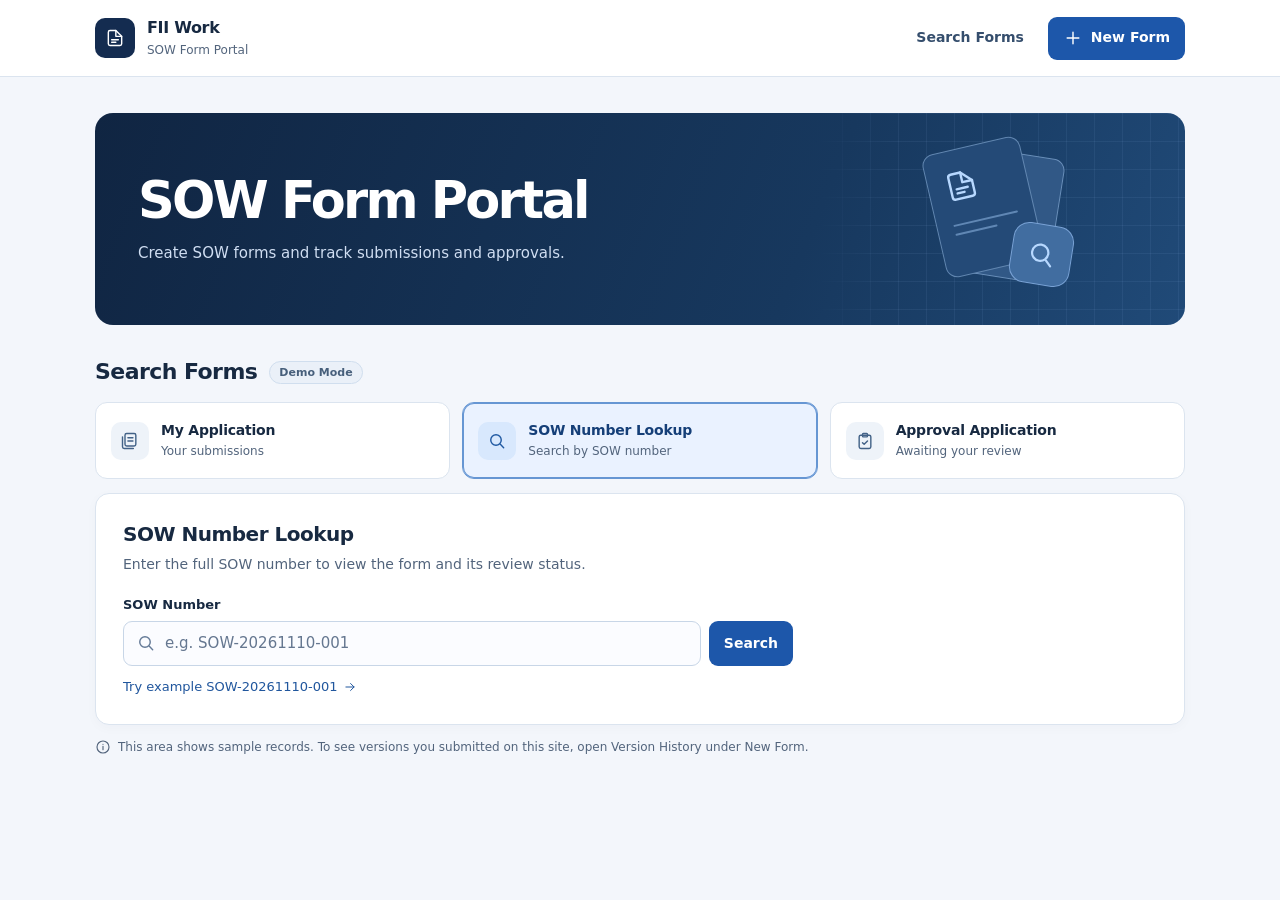
<file: docs/sow-form-portal/index.html>
<!doctype html>
<html lang="en">
<head>
  <meta charset="utf-8">
  <meta name="viewport" content="width=device-width, initial-scale=1">
  <meta name="description" content="Create SOW forms, look up SOW numbers, and view applications.">
  <title>SOW Form Portal | FII Work</title>
  <link rel="stylesheet" href="portal.css">
  <script src="portal.js" defer></script>
</head>
<body>
  <svg class="icon-defs" xmlns="http://www.w3.org/2000/svg" aria-hidden="true">
    <symbol id="document" viewBox="0 0 24 24"><path d="M13 3H6a2 2 0 0 0-2 2v14a2 2 0 0 0 2 2h12a2 2 0 0 0 2-2V10z"/><path d="M13 3v7h7M8 14h8m-8 3h5"/></symbol>
    <symbol id="plus" viewBox="0 0 24 24"><path d="M12 5v14M5 12h14"/></symbol>
    <symbol id="search" viewBox="0 0 24 24"><circle cx="10.8" cy="10.8" r="6.3"/><path d="m16 16 4 4"/></symbol>
    <symbol id="files" viewBox="0 0 24 24"><rect x="6" y="3" width="13" height="15" rx="2"/><path d="M3 7v12a2 2 0 0 0 2 2h11M9.5 8h6m-6 4h6"/></symbol>
    <symbol id="approval" viewBox="0 0 24 24"><rect x="5" y="5" width="14" height="16" rx="2"/><rect x="9" y="3" width="6" height="4" rx="1"/><path d="m9 14 2 2 4-4"/></symbol>
    <symbol id="arrow" viewBox="0 0 24 24"><path d="M5 12h14m-6-6 6 6-6 6"/></symbol>
    <symbol id="info" viewBox="0 0 24 24"><circle cx="12" cy="12" r="9"/><path d="M12 11v5m0-8h.01"/></symbol>
    <symbol id="close" viewBox="0 0 24 24"><path d="m6 6 12 12M18 6 6 18"/></symbol>
  </svg>

  <header class="site-header">
    <div class="frame header-inner">
      <a class="brand" href="#lookup" aria-label="SOW Form Portal home">
        <span class="brand-icon"><svg class="icon" aria-hidden="true"><use href="#document"/></svg></span>
        <span><strong>FII Work</strong><small>SOW Form Portal</small></span>
      </a>
      <nav class="header-actions" aria-label="Main navigation">
        <a id="show-query" class="header-query" href="#lookup" aria-current="page">Search Forms</a>
        <a id="show-create" class="button button-primary" href="#new-form">
          <svg class="icon" aria-hidden="true"><use href="#plus"/></svg>New Form
        </a>
      </nav>
    </div>
  </header>

  <main class="frame" id="query-view">
    <section class="intro" aria-labelledby="portal-title">
      <div class="intro-content">
        <h1 id="portal-title">SOW Form Portal</h1>
        <p>Create SOW forms and track submissions and approvals.</p>
      </div>
      <div class="intro-art" aria-hidden="true">
        <div class="art-sheet art-back"></div>
        <div class="art-sheet art-front"><svg class="icon"><use href="#document"/></svg><span></span><span></span></div>
        <div class="art-search"><svg class="icon"><use href="#search"/></svg></div>
      </div>
    </section>

    <section class="workspace" aria-labelledby="query-heading">
      <div class="section-heading"><h2 id="query-heading">Search Forms</h2><span class="data-label">Demo Mode</span></div>

      <nav class="query-nav" aria-label="Form views">
        <a id="nav-my" class="query-link" href="#my-applications" data-panel="my-applications">
          <span class="tab-icon"><svg class="icon" aria-hidden="true"><use href="#files"/></svg></span>
          <span><strong>My Application</strong><small>Your submissions</small></span>
        </a>
        <a id="nav-lookup" class="query-link" href="#lookup" data-panel="lookup" aria-current="location">
          <span class="tab-icon"><svg class="icon" aria-hidden="true"><use href="#search"/></svg></span>
          <span><strong>SOW Number Lookup</strong><small>Search by SOW number</small></span>
        </a>
        <a id="nav-approval" class="query-link" href="#approval-applications" data-panel="approval-applications">
          <span class="tab-icon"><svg class="icon" aria-hidden="true"><use href="#approval"/></svg></span>
          <span><strong>Approval Application</strong><small>Awaiting your review</small></span>
        </a>
      </nav>

      <section class="panel" id="lookup" aria-labelledby="lookup-title">
        <h3 id="lookup-title">SOW Number Lookup</h3>
        <p class="panel-description">Enter the full SOW number to view the form and its review status.</p>
        <form id="search-form">
          <label for="sow-number">SOW Number</label>
          <div class="search-row">
            <div class="search-input">
              <svg class="icon" aria-hidden="true"><use href="#search"/></svg>
              <input id="sow-number" name="sow-number" type="text" placeholder="e.g. SOW-20261110-001" required maxlength="80" autocomplete="off" spellcheck="false">
            </div>
            <button class="button button-primary search-button" type="submit">Search</button>
          </div>
        </form>
        <button class="sample-button" id="sample-search" type="button">Try example SOW-20261110-001 <svg class="icon" aria-hidden="true"><use href="#arrow"/></svg></button>
        <p id="search-feedback" class="feedback" role="status"></p>
        <div id="search-results" class="records" hidden></div>
      </section>

      <section class="panel" id="my-applications" aria-labelledby="my-title" hidden>
        <h3 id="my-title">My Application</h3>
        <p class="panel-description">View the SOW forms you submitted and check their status.</p>
        <div id="my-records" class="records"></div>
      </section>

      <section class="panel" id="approval-applications" aria-labelledby="approval-title" hidden>
        <h3 id="approval-title">Approval Application</h3>
        <p class="panel-description">View the SOW forms assigned to you and check their current review stage.</p>
        <div id="approval-records" class="records"></div>
      </section>

      <p class="data-note"><svg class="icon" aria-hidden="true"><use href="#info"/></svg>This area shows sample records. To see versions you submitted on this site, open Version History under New Form.</p>
    </section>
  </main>

  <main class="form-view" id="new-form" aria-label="New Form" hidden>
    <iframe id="project-sow" title="Project SOW Form" data-src="./project-sow.html"></iframe>
  </main>

  <dialog id="record-dialog" aria-labelledby="detail-title">
    <div class="dialog-heading">
      <div><p id="detail-number"></p><h2 id="detail-title"></h2></div>
      <form method="dialog"><button class="icon-button" aria-label="Close form details"><svg class="icon" aria-hidden="true"><use href="#close"/></svg></button></form>
    </div>
    <dl class="detail-list">
      <div><dt>Status</dt><dd id="detail-status"></dd></div>
      <div><dt>Applicant</dt><dd id="detail-owner"></dd></div>
      <div><dt>Submitted On</dt><dd id="detail-date"></dd></div>
      <div><dt>Review Stage</dt><dd id="detail-stage"></dd></div>
    </dl>
    <p class="dialog-note">Sample record</p>
  </dialog>
</body>
</html>
</file>
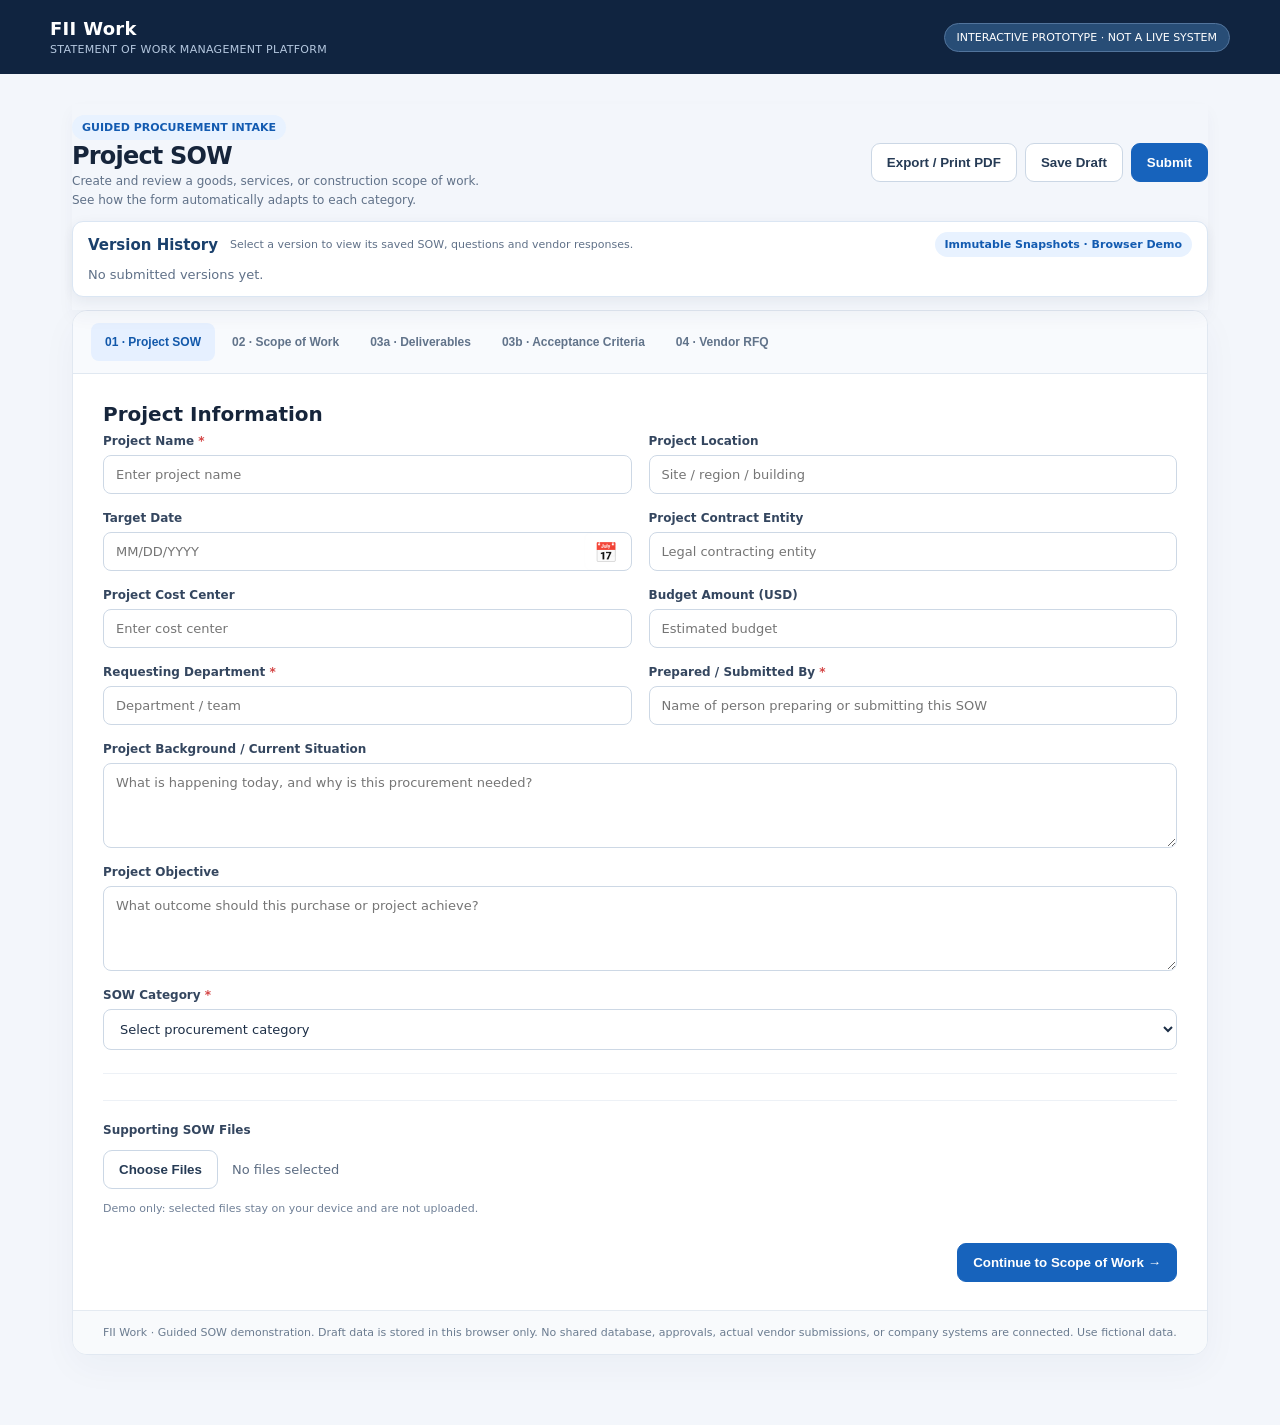
<file: docs/sow-form-portal/project-sow.html>
<!DOCTYPE html>
<html lang="en"><head><meta charset="utf-8"/><meta content="width=device-width,initial-scale=1" name="viewport"/><title>FII Work · Guided Project SOW</title><style>
:root{font-family:Inter,ui-sans-serif,system-ui,-apple-system,Segoe UI,sans-serif;color:#16253b;background:#f3f6fb}*{box-sizing:border-box}body{margin:0}.top{background:#102440;color:white;padding:18px max(24px,calc((100vw - 1180px)/2));display:flex;justify-content:space-between;align-items:center;gap:15px}.brand{font-size:18px;font-weight:800;letter-spacing:.3px}.brand small{display:block;color:#b5c8df;font-size:11px;font-weight:500;margin-top:4px}.tag{font-size:11px;background:#284d76;border:1px solid #52749c;border-radius:30px;padding:7px 12px}.wrap{max-width:1180px;margin:auto;padding:30px 22px 70px}.hero{display:flex;justify-content:space-between;gap:20px;align-items:center;margin-bottom:22px}.hero h1{font-size:29px;letter-spacing:-.8px;margin:4px 0 8px}.muted{color:#607188;font-size:13px;line-height:1.6}.actions{display:flex;gap:8px;flex-wrap:wrap}.btn{border:1px solid #cbd7e5;background:white;color:#263b55;border-radius:9px;padding:11px 15px;font-weight:700;cursor:pointer}.btn.primary{background:#1763bc;color:white;border-color:#1763bc}.btn:hover{filter:brightness(.96)}.shell{background:white;border:1px solid #e1e8f1;border-radius:15px;box-shadow:0 12px 36px #203b5d0a;overflow:hidden}.tabs{display:flex;gap:3px;background:#f8fafd;border-bottom:1px solid #e0e8f1;padding:12px 18px;overflow-x:auto}.tab{white-space:nowrap;border:0;background:transparent;color:#61738a;border-radius:8px;padding:12px 14px;cursor:pointer;font-weight:700;font-size:12px}.tab.active{background:#e6f0ff;color:#1258aa}.page{padding:28px 30px;display:none}.page.active{display:block}.section{border-bottom:1px solid #edf1f6;padding-bottom:23px;margin-bottom:24px}.section:last-child{border:0;margin:0;padding:0}h2{font-size:20px;margin:0 0 8px}h3{font-size:15px;margin:0 0 16px}.grid{display:grid;grid-template-columns:repeat(2,minmax(0,1fr));gap:17px}.field{display:flex;flex-direction:column;gap:7px}.field.full{grid-column:1/-1}label{font-size:12px;font-weight:750;color:#34465f}input,select,textarea{width:100%;font:inherit;color:#1c2e46;background:white;border:1px solid #cdd8e5;border-radius:8px;padding:11px 12px;outline-color:#347ccf;font-size:13px}textarea{min-height:85px;resize:vertical}.hint{color:#718198;font-size:11px;line-height:1.5}.note{background:#eef5ff;border:1px solid #d7e7ff;border-radius:10px;padding:14px 16px;color:#345c88;font-size:12px;line-height:1.65}.categorybox{border:1px solid #dce7f3;border-radius:12px;padding:20px;background:#fbfdff;margin-top:20px}.pill{display:inline-block;color:#135bb1;background:#e8f2ff;border-radius:40px;padding:6px 10px;font-size:11px;font-weight:800}.question{padding:18px 0;border-bottom:1px solid #e9eef5}.question:last-child{border:0}.question-title{font-size:14px;font-weight:750;line-height:1.5;margin-bottom:8px}.question-num{display:inline-grid;place-items:center;background:#e8f2ff;color:#1260b8;border-radius:7px;width:27px;height:27px;margin-right:8px}.subquestions{margin-top:12px;padding:15px;background:#f1f7ff;border-left:3px solid #2877d0;border-radius:7px}.subquestions label{display:block;margin-bottom:8px}.split{display:grid;grid-template-columns:1fr 1fr;gap:20px}.check{display:flex;gap:9px;align-items:flex-start;font-size:13px;margin:11px 0}.check input{width:auto;margin:3px 0}.status{padding:11px 14px;background:#fff8e8;border:1px solid #f0dcac;border-radius:8px;color:#75561d;font-size:12px;margin-top:16px}.foot{padding:15px 30px;background:#f8fafc;border-top:1px solid #e4eaf1;color:#6b7c90;font-size:11px}.chip{display:inline-block;border:1px solid #dce6f1;background:#f8fbff;padding:8px 10px;border-radius:8px;font-size:12px;margin:4px 4px 4px 0}.table{width:100%;border-collapse:collapse;font-size:12px}.table td,.table th{border-bottom:1px solid #e8edf4;text-align:left;padding:12px}.table th{background:#f8fafc;color:#4c6079}.smallbtn{border:0;border-radius:7px;background:#e8f2ff;color:#185da9;padding:8px 11px;cursor:pointer;font-weight:700}.footerActions{display:flex;justify-content:flex-end;gap:10px;margin-top:25px}.required{color:#d44444}.empty{padding:30px;text-align:center;color:#7a889a;background:#f8fafc;border-radius:9px}.rfqitem{padding:12px;background:#f7f9fc;border:1px solid #e2eaf4;border-radius:8px;margin:10px 0}.progress{height:7px;border-radius:10px;background:#e9eef5;overflow:hidden;margin:13px 0}.progress div{height:100%;background:#2576ce;transition:width .25s}.alert{position:fixed;bottom:22px;right:22px;background:#142a47;color:white;border-radius:10px;padding:14px 18px;box-shadow:0 9px 30px #0003;display:none;z-index:9;font-size:13px;max-width:330px}@media(max-width:720px){.top{padding:15px 20px}.wrap{padding:20px 12px}.hero{display:block}.actions{margin-top:15px}.page{padding:22px 17px}.grid,.split{grid-template-columns:1fr}.field.full{grid-column:auto}.tabs{padding:8px}.hero h1{font-size:24px}}
.english-date{position:relative;width:100%}.english-date .date-display{padding-right:53px;cursor:pointer;background:#fff}.english-date>input[type="date"]{position:absolute;right:0;top:0;height:100%;width:48px;max-width:48px;opacity:.015;cursor:pointer;z-index:2;color:transparent}.english-date::after{content:"📅";pointer-events:none;position:absolute;right:14px;top:50%;transform:translateY(-50%);font-size:19px;z-index:1}
.version-history-sticky{position:relative;top:auto;left:auto;right:auto;width:100%;z-index:auto;background:#fff;border:1px solid #dbe6f3;box-shadow:0 4px 14px #172e4a12;border-radius:0;margin:0;padding:11px max(20px,calc((100vw - 1180px)/2));max-height:38vh;overflow-y:auto}.version-title{display:flex;align-items:center;justify-content:space-between;gap:12px;flex-wrap:wrap}.version-title>div{display:flex;align-items:center;gap:12px;flex-wrap:wrap}.version-title strong{font-size:15px;color:#1a406c}.version-strip{display:flex;gap:9px;overflow-x:auto;padding-top:11px;max-width:100%}.version-entry{min-width:180px;flex-shrink:0;text-align:left;background:#f5f9ff;border:1px solid #cddded;border-radius:9px;padding:9px 12px;cursor:pointer;color:#123b65}.version-entry strong{display:block;font-size:13px}.version-entry small{display:block;color:#627891;margin-top:3px;font-size:11px}.version-entry:hover{background:#e9f3ff;border-color:#3379ce}.version-entry.legacy{border-style:dashed}.version-overlay{position:fixed;inset:0;z-index:100;background:#13294699;display:flex;justify-content:center;padding:24px}.version-panel{width:min(980px,100%);background:white;border-radius:13px;display:flex;flex-direction:column;overflow:hidden;box-shadow:0 10px 40px #0005}.version-panel-head{padding:20px 26px;background:#f6f9fd;border-bottom:1px solid #dde8f4;display:flex;justify-content:space-between;gap:16px;align-items:center}.version-panel-head h2{margin:0}.version-scroll{overflow:auto;padding:24px 29px;flex:1}.version-scroll h3{margin:24px 0 9px;color:#154d8b}.version-scroll .history-group{padding:12px 0;border-bottom:1px solid #edf2f7}.version-scroll .history-group b{display:block;font-size:12px;color:#3a526f;margin-bottom:5px}.version-scroll .history-value{white-space:pre-wrap;font-size:13px}.version-scroll .history-row{padding:9px 12px;background:#f6f9fc;margin:7px 0;border-radius:6px}.history-version-label{font-weight:750}.version-overlay .muted{font-size:12px}@media(max-width:720px){.version-overlay{padding:0}.version-panel{border-radius:0}.version-panel-head{padding:13px;flex-direction:column;align-items:flex-start}.version-scroll{padding:16px}.version-history-sticky{border-radius:10px;top:auto;margin:0;left:auto;right:auto;padding:10px 14px}}
.custom-file-upload{display:flex;align-items:center;gap:14px;flex-wrap:wrap;min-height:50px}.custom-file-upload #selectedFilesLabel{font-size:13px;color:#5c6c82}.visually-hidden-file{position:absolute!important;left:-9999px!important;width:1px!important;height:1px!important;opacity:0!important;pointer-events:none!important}
.fixed-sow-header{position:sticky;top:0;z-index:80;background:#f3f6fb;padding:11px 0 13px;box-shadow:0 8px 16px #203b5d0a}.fixed-sow-header .hero{margin-bottom:11px}.fixed-sow-header .hero h1{font-size:24px;margin:2px 0}.fixed-sow-header .hero .muted{font-size:12px}.fixed-sow-header .version-history-sticky{max-height:none;overflow:visible;border-radius:11px;padding:10px 15px}.fixed-sow-header .version-strip{padding-top:8px}.fixed-sow-header .version-title .muted{font-size:11px}@media(max-width:720px){.fixed-sow-header{padding:8px 0}.fixed-sow-header .hero{display:flex;align-items:center;flex-wrap:wrap;margin-bottom:7px;gap:8px}.fixed-sow-header .hero h1{font-size:21px}.fixed-sow-header .hero .muted{display:none}.fixed-sow-header .actions{margin:0}.fixed-sow-header .btn{padding:8px 10px;font-size:11px}.fixed-sow-header .version-title .muted,.fixed-sow-header .version-title .pill{display:none}}@media print{.fixed-sow-header{position:static;box-shadow:none}}</style></head><body><header class="top"><div class="brand">FII Work <small>STATEMENT OF WORK MANAGEMENT PLATFORM</small></div><div class="tag">INTERACTIVE PROTOTYPE · NOT A LIVE SYSTEM</div></header><main class="wrap"><div id="fixedSowHeader" class="fixed-sow-header"><div class="hero"><div><div class="pill">GUIDED PROCUREMENT INTAKE</div><h1>Project SOW</h1><div class="muted">Create and review a goods, services, or construction scope of work.<br/>See how the form automatically adapts to each category.</div></div><div class="actions"><button class="btn" onclick="exportPDF()">Export / Print PDF</button><button class="btn" onclick="saveDraft()">Save Draft</button><button class="btn primary" onclick="submitDemo()">Submit</button></div></div>
<div id="versionHistorySection" class="version-history-sticky"><div class="version-title"><div><strong>Version History</strong><span class="muted">Select a version to view its saved SOW, questions and vendor responses.</span></div><span class="pill">Immutable Snapshots · Browser Demo</span></div><div class="version-strip" id="versionHistoryRows"><span class="muted">No submitted versions yet.</span></div></div></div>

<div id="versionViewer" class="version-overlay" style="display:none"><div class="version-panel"><div class="version-panel-head"><div><h2 id="versionViewerTitle">Version Snapshot</h2><p class="muted">Read-only historical record. Subsequent edits do not change this version.</p></div><button type="button" class="btn" onclick="closeVersion()">Close & Return to Draft</button></div><div class="version-scroll" id="versionViewerContent"></div></div></div>
<div class="shell"><nav class="tabs" id="tabs"><button class="tab active" data-tab="project">01 · Project SOW</button><button class="tab" data-tab="scope">02 · Scope of Work</button><button class="tab" data-tab="deliverables">03a · Deliverables</button><button class="tab" data-tab="acceptance">03b · Acceptance Criteria</button><button class="tab" data-tab="rfq">04 · Vendor RFQ</button></nav>
<section class="page active" id="project"><div class="section"><h2>Project Information</h2><div class="grid"><div class="field"><label>Project Name <span class="required">*</span></label><input data-save="" id="projectName" placeholder="Enter project name"/></div><div class="field"><label>Project Location</label><input data-save="" id="location" placeholder="Site / region / building"/></div><div class="field"><label>Target Date</label><div class="english-date"><input class="date-display" id="targetDateDisplay" type="text" placeholder="MM/DD/YYYY" readonly onclick="openEnglishDate('targetDate')" aria-label="Target date (MM/DD/YYYY)"/><input data-save="" id="targetDate" type="date" lang="en-US" aria-label="Choose target date" onchange="syncEnglishDates()" title="Choose date"/></div></div><div class="field"><label>Project Contract Entity</label><input data-save="" id="entity" placeholder="Legal contracting entity"/></div><div class="field"><label>Project Cost Center</label><input data-save="" id="costCenter" placeholder="Enter cost center"/></div><div class="field"><label>Budget Amount (USD)</label><input data-save="" id="budget" min="0" placeholder="Estimated budget" type="number"/></div><div class="field"><label>Requesting Department <span class="required">*</span></label><input data-save="" id="department" placeholder="Department / team"/></div><div class="field"><label>Prepared / Submitted By <span class="required">*</span></label><input data-save="" id="owner" placeholder="Name of person preparing or submitting this SOW"/></div><div class="field full"><label>Project Background / Current Situation</label><textarea data-save="" id="background" placeholder="What is happening today, and why is this procurement needed?"></textarea></div><div class="field full"><label>Project Objective</label><textarea data-save="" id="objective" placeholder="What outcome should this purchase or project achieve?"></textarea></div><div class="field full"><label>SOW Category <span class="required">*</span></label><select data-save="" id="category"><option value="">Select procurement category</option><option value="goods">Goods &amp; Equipment</option><option value="services">Services</option><option value="construction">Construction</option></select></div></div></div><div class="field" id="sowUploadsAtEnd" style="width:100%;margin-top:26px;padding-top:22px;border-top:1px solid #edf1f6"><label>Supporting SOW Files</label><div class="custom-file-upload"><button type="button" class="btn" onclick="document.getElementById('files').click()">Choose Files</button><span id="selectedFilesLabel" aria-live="polite">No files selected</span></div><input accept=".ppt,.pptx,.pdf,.doc,.docx,.xlsx,.png,.jpg" id="files" multiple="" type="file" class="visually-hidden-file" aria-label="Select supporting SOW files" onchange="updateSelectedFilesLabel()"/><div class="hint">Demo only: selected files stay on your device and are not uploaded.</div></div><div class="footerActions"><button class="btn primary" onclick="go('scope')">Continue to Scope of Work →</button></div></section>
<section class="page" id="scope"><h2>Scope of Work</h2><p class="muted">The requesting team defines technical and performance requirements. The form guides users based on the selected category.</p><div id="scopeContent"></div><div class="section" style="margin-top:25px"><h3>Additional Scope Details</h3><div class="grid"><div class="field full"><label>Work Description / Scope Summary</label><textarea data-save="" id="workDescription" placeholder="Summarize the requested work or product"></textarea></div><div class="field full"><label>Scope Exclusions</label><textarea data-save="" id="exclusions" placeholder="What is explicitly not included?"></textarea></div><div class="field"><label>Schedule / Key Milestones</label><textarea data-save="" id="milestones" placeholder="Target delivery or work milestones"></textarea></div><div class="field"><label>Dependencies &amp; Constraints</label><textarea data-save="" id="dependencies" placeholder="Site access, other vendors, shutdowns, lead times"></textarea></div></div></div><div class="footerActions"><button class="btn" onclick="go('project')">← Back</button><button class="btn primary" onclick="go('deliverables')">Continue to Deliverables →</button></div></section>
<section class="page" id="deliverables"><h2>Deliverables</h2><p class="muted">The deliverables automatically reflect the selected procurement category.</p><div id="deliverableContent"></div><div class="footerActions"><button class="btn" onclick="go('scope')">← Back</button><button class="btn primary" onclick="go('acceptance')">Continue to Acceptance Criteria →</button></div></section>
<section class="page" id="acceptance"><h2>Acceptance Criteria</h2><p class="muted">Define how FII will verify that the requested goods or work meet requirements.</p><div id="acceptanceContent"></div><div class="footerActions"><button class="btn" onclick="go('deliverables')">← Back</button><button class="btn primary" onclick="go('rfq')">Continue to Vendor RFQ →</button></div></section>
<section class="page" id="rfq"><h2>Vendor RFQ</h2><p class="muted">Procurement manages vendor questions and requesting-team responses. This is a local demonstration.</p><div class="grid"><div class="field"><label>Vendor / Company</label><input id="vendor" placeholder="Vendor name"/></div><div class="field"><label>RFQ Due Date</label><div class="english-date"><input class="date-display" id="rfqDateDisplay" type="text" placeholder="MM/DD/YYYY" readonly onclick="openEnglishDate('rfqDate')" aria-label="RFQ due date (MM/DD/YYYY)"/><input id="rfqDate" type="date" lang="en-US" aria-label="Choose RFQ due date" onchange="syncEnglishDates()" title="Choose date"/></div></div><div class="field"><label>Question Category</label><select id="rfqCategory"><option>Technical Scope</option><option>Schedule</option><option>Commercial</option><option>Compliance</option><option>Other</option></select></div><div class="field"><label>Related SOW Item</label><input id="rfqItem" placeholder="Reference / item number"/></div><div class="field full"><label>Vendor Question</label><textarea id="rfqQuestion" placeholder="Enter a sample vendor clarification question"></textarea></div></div><div class="footerActions"><button class="btn primary" onclick="addRFQ()">+ Add Vendor Question</button></div><h3 style="margin-top:30px">Vendor Questions &amp; Requesting Team Responses</h3><div class="empty" id="rfqList">No vendor questions added yet.</div></section><footer class="foot">FII Work · Guided SOW demonstration. Draft data is stored in this browser only. No shared database, approvals, actual vendor submissions, or company systems are connected. Use fictional data.</footer></div></main><div class="alert" id="toast"></div>
<script>
const T={
goods:{title:'Goods & Equipment',intro:'Product-specific details help Procurement compare equivalent quotations and avoid incompatible or incomplete purchases.',questions:[['What goods are required, including quantity, model/specifications, dimensions, capacity and intended use?','text','Example: electric golf cart, 4 seats, minimum operating range, charging requirements.'],['Must the goods be compatible with existing equipment, facilities or infrastructure?','yes','Identify existing systems, interfaces, dimensions, voltage, charging or connection requirements.'],['Are safety certifications, product standards or regulatory requirements applicable?','yes','Specify applicable standards or request review by EHS / Engineering. Do not assume a certification applies to every item.'],['Does the vendor need to provide delivery, unloading, installation, setup or user training?','yes','Clarify each party’s responsibilities, site access, utilities, packaging removal and training.'],['What warranty, spare parts, manuals, testing and product acceptance requirements apply?','text','Describe warranty period, support, inspection and any functional test.']],deliverables:['Itemized goods list with quantities and approved specifications','Product technical data sheets and applicable certifications','Delivery, installation and training documentation if included','Warranty, user manuals and spare-parts information','Goods receipt and inspection record'],accept:['Delivered quantity and model match approved purchase requirements','Goods are free from visible damage and meet technical specifications','Required certifications and documentation are provided','Installation or functional testing passes, if applicable','Warranty and support details are accepted by the owner']},
services:{title:'Services',intro:'Define what the service provider must do, where, how often, and how performance will be measured.',questions:[['What exact services, tasks, work locations and scope boundaries are required?','text','Define included tasks and excluded tasks to prevent later disputes.'],['What service frequency, working hours, staffing levels and response times are required?','text','For example: daily, weekly, emergency response within a defined number of hours.'],['Will vendor personnel work onsite or need access to restricted areas?','yes','Identify badging, orientation, safety training, supervision and site access requirements.'],['Are professional licenses, training, insurance or specialized qualifications required?','yes','Specify the relevant trade or service qualifications and who verifies compliance.'],['What KPIs, reports, service levels and acceptance measures will be used?','text','Examples: completion reports, response-time targets, quality checks and corrective-action deadlines.']],deliverables:['Service execution plan and staffing schedule','Completed service tasks and activity records','Required certificates, licenses and insurance evidence','Periodic performance / KPI reports','Final service completion or closeout report'],accept:['Services completed at agreed frequency and locations','Performance meets agreed SLA and quality requirements','Safety and access requirements are followed','Required records and reports are submitted','Deficiencies are corrected within agreed timelines']},
construction:{title:'Construction',intro:'Construction requires site, permitting, trade, safety, inspection and closeout information beyond a normal service request.',questions:[['What work is proposed, and what drawings, specifications, site conditions and trade scopes define it?','text','Include architectural, structural, MEP, fire protection, controls or low-voltage work as applicable.'],['Will this work require permits, plan review or inspections by the authority having jurisdiction?','yes','Identify permit type, jurisdiction, drawing responsibility, permit holder and inspection schedule.'],['Does the work involve electrical, mechanical, structural, plumbing or fire/life-safety systems?','yes','Identify affected systems, required licensed trades, design review and shutdown/commissioning needs.'],['Are there site safety risks, occupied areas, hazardous work, shutdowns or access restrictions?','yes','Describe EHS plan, work permits, lockout/tagout, hot work, working at height and coordination where applicable.'],['What milestones, change-control rules, inspections, testing and closeout deliverables are required?','text','Specify schedule, RFI/change order approvals, punch list, as-builts, warranties and commissioning.']],deliverables:['Approved drawings, specifications and permit documentation as applicable','Construction schedule, trade coordination and safety plans','Completed installation with inspection and test records','Punch-list resolution and commissioning documentation','As-built drawings, O&M manuals, warranties and final closeout'],accept:['Work conforms to approved drawings and contract scope','Required inspections and permits are closed as applicable','Functional tests and commissioning are completed where required','Punch-list items and deficiencies are resolved','Closeout documents, training and warranties are received']},
it:{title:'IT & Technology',intro:'IT requests should identify integration, cybersecurity, ownership and support obligations before vendor selection.',questions:[['What hardware, software or technical capabilities and performance specifications are required?','text','Include quantities, users, licensing model and compatibility.'],['Will the solution connect to FII systems, networks, identity services or existing hardware?','yes','List integration points, cabling, ports, infrastructure, device ownership and IT dependencies.'],['Will the vendor access, store, process or transmit company or personal data?','yes','Describe data types, access privileges, security review, retention and confidentiality.'],['Are subscriptions, cloud hosting, support SLAs or recurring costs involved?','yes','Define renewal terms, uptime, licensing, support response and exit requirements.'],['What deployment, testing, training, documentation and handover are required?','text','Include user acceptance testing, admin access transfer and support ownership.']],deliverables:['Technical design and product/license inventory','Approved integration and cybersecurity review artifacts where required','Installed and configured solution','Testing results and user/admin training','Support, warranty, credentials handover and documentation'],accept:['Technical functions and integrations pass agreed tests','Required security and access reviews are completed','Licenses and subscriptions are documented','Users and owners accept deployment and training','Support ownership and documentation are handed over']},
rental:{title:'Rental & Leasing',intro:'Rental requests must clarify use period, operating responsibility, insurance and return conditions.',questions:[['What equipment or facility is needed, including capacity, quantity and operating conditions?','text','Describe intended use, dimensions, load/capacity and site.'],['What rental start date, end date, delivery location and extension options are needed?','text','Identify duration, availability window and pickup requirements.'],['Will the rental require operators, permits, training or safety inspections?','yes','Identify operator qualification, inspections and equipment-specific site safety controls.'],['Who is responsible for transport, fuel/charging, maintenance, damage and insurance?','text','Assign each responsibility explicitly.'],['What are the acceptance, breakdown replacement, return and extra-charge conditions?','text','Specify equipment condition, service response and return inspection.']],deliverables:['Rental equipment schedule and condition report','Delivery and pickup records','Insurance and operator certifications where applicable','Maintenance and service documentation','Return inspection and final charge reconciliation'],accept:['Equipment arrives in agreed condition and capacity','Delivery and operating requirements are met','Required safety and insurance records are provided','Breakdowns are resolved per agreement','Return condition and charges are documented']},
maintenance:{title:'Facilities & Maintenance',intro:'Facilities work needs asset-specific tasks, site coordination, preventive maintenance and documentation.',questions:[['Which building systems, equipment and asset IDs are included in the maintenance scope?','text','Provide location, equipment model, serial number and current condition if available.'],['What maintenance tasks, frequencies and OEM instructions must be followed?','text','Define preventive, corrective and inspection requirements.'],['Will the work require shutdowns, regulated trades, permits or EHS controls?','yes','Identify required notifications, licensed trades, permits, LOTO and safety procedures.'],['What response time, emergency coverage, replacement parts and warranty obligations apply?','text','Define parts approval, call-out times and warranty impacts.'],['What reports, test results, asset updates and completion signoffs are required?','text','Include work orders, readings, photos, reports and acceptance by Facilities.']],deliverables:['Asset inventory and maintenance schedule','Completed work orders and maintenance logs','Required permits, certifications and safety records','Test results, equipment readings and parts documentation','Owner signoff and updated asset history'],accept:['Required maintenance tasks are completed','Equipment passes applicable operating checks','Required safety procedures are followed','Service reports and asset updates are submitted','Outstanding defects are tracked and resolved']}}
const $=id=>document.getElementById(id);let state={},rfqs=[];function esc(s){return String(s??'').replace(/[&<>"']/g,c=>({'&':'&amp;','<':'&lt;','>':'&gt;','"':'&quot;',"'":'&#39;'}[c]))}function key(){return $('category').value}function dataKey(section,i){return section+'_'+key()+'_'+i}function catInfo(){return T[key()]};function go(id){document.querySelectorAll('.tab').forEach(x=>x.classList.toggle('active',x.dataset.tab===id));document.querySelectorAll('.page').forEach(x=>x.classList.toggle('active',x.id===id));window.scrollTo({top:0,behavior:'smooth'});if(id==='scope')renderScope();if(id==='deliverables')renderLists('deliverables');if(id==='acceptance')renderLists('acceptance')};document.querySelectorAll('.tab').forEach(x=>x.addEventListener('click',()=>go(x.dataset.tab)));
function renderScope(){let t=catInfo();if(!t){$('scopeContent').innerHTML='<div class="empty">Select a SOW Category on the Project SOW tab to display the guided questionnaire.<br><br><button class="btn primary" onclick="go(\'project\')">Choose Category</button></div>';return}let html='<div class="categorybox"><h3 style="margin-top:12px">'+esc(t.title)+'</h3><div class="progress"><div id="questionProgress" style="width:0"></div></div>';t.questions.forEach((q,i)=>{let id=dataKey('q',i),a=state[id]||'';html+='<div class="question"><div class="question-title"><span class="question-num">'+(i+1)+'</span>'+esc(q[0])+' <span class="required">*</span></div><div class="hint" style="margin-bottom:10px">'+esc(q[2])+'</div>';if(q[1]==='yes'){html+='<select onchange="answer('+i+',this.value)"><option value="">Select an answer</option><option '+(a==='Yes'?'selected':'')+'>Yes</option><option '+(a==='No'?'selected':'')+'>No</option><option '+(a==='Not sure'?'selected':'')+'>Not sure</option></select><div class="subquestions" id="follow_'+i+'" style="display:'+(a==='Yes'||a==='Not sure'?'block':'none')+'"><label>'+(a==='Not sure'?'Who will confirm applicability, and by when?':'Please provide the specific requirements, applicable rules, responsible party and documents needed:')+'</label><textarea oninput="detail('+i+',this.value)" placeholder="Enter details or identify the owner who will confirm...">'+esc(state[dataKey('detail',i)]||'')+'</textarea></div>'}else{html+='<textarea oninput="answer('+i+',this.value)" placeholder="Enter your answer...">'+esc(a)+'</textarea>'}html+='</div>'});html+='</div><div class="status"><b>Compliance reminder:</b> Relevant rules depend on the work, location and applicable authority. This prototype prompts for review; it does not determine legal compliance or replace Engineering, EHS, IT, Legal or Procurement approval.</div>';$('scopeContent').innerHTML=html;progress()};function answer(i,v){state[dataKey('q',i)]=v;let f=$('follow_'+i);if(f){f.style.display=v==='Yes'||v==='Not sure'?'block':'none';let l=f.querySelector('label');l.textContent=v==='Not sure'?'Who will confirm applicability, and by when?':'Please provide the specific requirements, applicable rules, responsible party and documents needed:'}progress()}function detail(i,v){state[dataKey('detail',i)]=v}function progress(){let n=0;for(let i=0;i<5;i++)if((state[dataKey('q',i)]||'').trim())n++;if($('questionProgress'))$('questionProgress').style.width=(n*20)+'%';if($('questionCount'))$('questionCount').textContent=n+' of 5 questions completed'}function renderLists(section){let t=catInfo(),el=$(section==='deliverables'?'deliverableContent':'acceptanceContent');if(!t){el.innerHTML='<div class="empty">Select a SOW Category on the Project SOW tab first.</div>';return}let items=t[section],h='<div class="categorybox"><span class="pill">'+esc(t.title.toUpperCase())+'</span><h3 style="margin-top:14px">Suggested '+(section==='deliverables'?'Deliverables':'Acceptance Criteria')+'</h3><p class="muted">Review and tailor these prompts to the actual scope.</p>';items.forEach((v,i)=>{let id=dataKey(section,i);h+='<label class="check"><input type="checkbox" onchange="state[\''+id+'\']=this.checked" '+(state[id]?'checked':'')+'><span>'+esc(v)+'</span></label>'});h+='<div class="field" style="margin-top:20px"><label>Additional '+(section==='deliverables'?'Deliverables':'Acceptance Requirements')+'</label><textarea oninput="state[\''+section+'_extra_'+key()+'\']=this.value" placeholder="Add any project-specific details...">'+esc(state[section+'_extra_'+key()]||'')+'</textarea></div></div>';el.innerHTML=h}
const HISTORY_KEY='fiiSowFormPortalVersionHistory';
function getVersionHistory(){try{const h=JSON.parse(localStorage.getItem(HISTORY_KEY)||'[]');return Array.isArray(h)?h:[]}catch(e){return []}}
function versionCode(hist,date){const ymd=date.getFullYear().toString()+String(date.getMonth()+1).padStart(2,'0')+String(date.getDate()).padStart(2,'0');const used=hist.filter(h=>typeof h.version==='string'&&h.version.startsWith(ymd+'R')).map(h=>parseInt(h.version.slice(ymd.length+1),10)).filter(Number.isFinite);return ymd+'R'+String(Math.max(0,...used)+1).padStart(2,'0')}
function renderVersionHistory(){const el=document.getElementById('versionHistoryRows');if(!el)return;const h=getVersionHistory();el.innerHTML=h.length?h.map((r,i)=>'<button type="button" class="version-entry'+(r.snapshot?'':' legacy')+'" onclick="viewVersion('+i+')"><strong>'+esc(r.version||'Legacy R'+(i+1))+'</strong><small>'+esc(r.releasePeople||r.owner||'Unknown')+'</small><small>'+esc(r.date||'Date unavailable')+(r.snapshot?'':' · Metadata only')+'</small></button>').join(''):'<span class="muted">No submitted versions yet.</span>'}
function captureVersionSnapshot(){const draft=snapshot();const subtype=document.getElementById('workType')?.value||'';const deep=Object.assign({},window.guidedDeepAnswers||{});const fields=JSON.parse(JSON.stringify(draft.state));const records=JSON.parse(JSON.stringify(draft.rfqs));return {fields,rfqs:records,category:key(),subtype,deepAnswers:deep,createdAt:new Date().toISOString()}}
function snapshotBlock(title,text){return '<div class="history-group"><b>'+esc(title)+'</b><div class="history-value">'+esc(text===undefined||text===null||text===''?'—':text)+'</div></div>'}
function viewVersion(index,fromHash=false){const r=getVersionHistory()[index];if(!r)return;if(!fromHash&&r.version)history.replaceState(null,'','#version='+encodeURIComponent(r.version));const pane=document.getElementById('versionViewerContent');document.getElementById('versionViewerTitle').textContent=r.version||'Historical Version';if(!r.snapshot){pane.innerHTML='<p>This version was recorded before full snapshot storage was added. Only its original metadata is available; past SOW answers and RFQ replies cannot be recovered automatically.</p>'+snapshotBlock('Project',r.project)+snapshotBlock('Release People',r.releasePeople||r.owner)+snapshotBlock('Date',r.date);document.getElementById('versionViewer').style.display='flex';return}
const s=r.snapshot,fields=s.fields||{},cat=s.category||fields.category,config=T[cat];let html='<h3>Version Details</h3>'+snapshotBlock('Version',r.version)+snapshotBlock('Release People',r.releasePeople||r.owner)+snapshotBlock('Submitted At',r.date)+snapshotBlock('Category',config?.title||cat);
html+='<h3>Project Information</h3>';for(const [id,label] of [['projectName','Project Name'],['location','Project Location'],['targetDate','Target Date'],['entity','Project Contract Entity'],['costCenter','Project Cost Center'],['budget','Budget Amount (USD)'],['department','Requesting Department'],['owner','Prepared / Submitted By'],['background','Project Background / Current Situation'],['objective','Project Objective']])html+=snapshotBlock(label,fields[id]);
html+='<h3>Category-Specific Questions</h3>';const questions=config?.questions||[];questions.forEach((q,i)=>{html+=snapshotBlock((i+1)+'. '+q[0],fields['q_'+cat+'_'+i]);if(fields['detail_'+cat+'_'+i])html+=snapshotBlock('Details',fields['detail_'+cat+'_'+i])});
html+='<h3>Subcategory Questions</h3>'+snapshotBlock('Selected Type',s.subtype||'—');const deep=s.deepAnswers||{};Object.keys(deep).filter(k=>k.startsWith(cat+'|'+s.subtype+'|')).sort().forEach(k=>{const idx=Number(k.split('|').at(-1));const prompt=window.getDeepQuestionLabel?.(cat,s.subtype,idx)||('Question '+(idx+1));html+=snapshotBlock(prompt,deep[k])});
html+='<h3>Additional Scope Details</h3>';for(const [id,label] of [['workDescription','Work Description / Scope Summary'],['exclusions','Scope Exclusions'],['milestones','Schedule / Key Milestones'],['dependencies','Dependencies & Constraints']])html+=snapshotBlock(label,fields[id]);
for(const section of ['deliverables','acceptance']){html+='<h3>'+(section==='deliverables'?'Deliverables':'Acceptance Criteria')+'</h3>';const items=config?.[section]||[];items.forEach((item,i)=>html+=snapshotBlock(item,fields[section+'_'+cat+'_'+i]?'Selected':'Not selected'));html+=snapshotBlock('Additional Details',fields[section+'_extra_'+cat])}
html+='<h3>Vendor RFQ — Questions & Responses</h3>';const rfqs=s.rfqs||[];html+=rfqs.length?rfqs.map((q,i)=>'<div class="history-row"><b>Q'+(i+1)+' · '+esc(q.vendor||'Vendor')+'</b><div class="muted">'+esc(q.category||'')+' / '+esc(q.item||'')+'</div>'+snapshotBlock('Vendor Question',q.q||q.question)+snapshotBlock('Requesting Team Response',q.reply||q.response||'—')+(Array.isArray(q.messages)?q.messages.map(m=>snapshotBlock((m.author||'Responder')+' — '+(m.date||''),m.text)).join(''):'')+'</div>').join(''):'<p class="muted">No RFQ entries in this version.</p>';
pane.innerHTML=html;document.getElementById('versionViewer').style.display='flex'}
function closeVersion(){document.getElementById('versionViewer').style.display='none';if(location.hash.startsWith('#version='))history.replaceState(null,'',location.pathname+location.search)}
function keepVersionHistoryAtTop(){document.body.style.paddingTop='0px'}
document.addEventListener('DOMContentLoaded',()=>{keepVersionHistoryAtTop();if(typeof ResizeObserver!=='undefined')new ResizeObserver(keepVersionHistoryAtTop).observe(document.getElementById('versionHistorySection'));window.addEventListener('resize',keepVersionHistoryAtTop);});
document.addEventListener('DOMContentLoaded',()=>{renderVersionHistory();const code=location.hash.startsWith('#version=')?decodeURIComponent(location.hash.slice(9)):null;if(code){const index=getVersionHistory().findIndex(v=>v.version===code);if(index>=0)viewVersion(index,true)}});window.addEventListener('hashchange',()=>{if(location.hash.startsWith('#version=')){const code=decodeURIComponent(location.hash.slice(9)),index=getVersionHistory().findIndex(v=>v.version===code);if(index>=0)viewVersion(index,true)}else document.getElementById('versionViewer').style.display='none'});
function toast(s){let x=$('toast');x.textContent=s;x.style.display='block';clearTimeout(window.toastTimer);window.toastTimer=setTimeout(()=>x.style.display='none',4000)}function snapshot(){document.querySelectorAll('[data-save]').forEach(e=>state[e.id]=e.value);return {state,rfqs,deepAnswers:window.guidedDeepAnswers||{}}}function saveDraft(){try{localStorage.setItem('fiiSowFormPortalDraftV1',JSON.stringify(snapshot()));toast('Draft saved in this browser only.')}catch(e){toast('Browser storage unavailable. Your entries are still visible in this tab.')}}function submitDemo(){snapshot();const missing=['projectName','department','owner','category'].filter(id=>!$(id).value.trim());if(missing.length){toast('Complete Project Name, Department, Prepared / Submitted By, and Category before submitting.');go('project');return}let n=0;for(let i=0;i<5;i++)if((state[dataKey('q',i)]||'').trim())n++;if(n<5){toast('Please complete all five guided category questions first.');go('project');return}
const hist=getVersionHistory(),date=new Date(),version=versionCode(hist,date);const entry={version,project:$('projectName').value,owner:$('owner').value,releasePeople:$('owner').value,category:key(),date:date.toLocaleString('en-US'),snapshot:captureVersionSnapshot()};
try{localStorage.setItem(HISTORY_KEY,JSON.stringify([...hist,entry]));localStorage.setItem('fiiSowFormPortalDraftV1',JSON.stringify(snapshot()));renderVersionHistory();toast('Version '+version+' saved as a read-only snapshot in this browser.')}catch(e){toast('Unable to save version. Browser storage may be full. No version was recorded.')}}
function exportPDF(){window.print()}function addRFQ(){let q=$('rfqQuestion').value.trim();if(!q){toast('Enter a vendor question first.');return}rfqs.push({vendor:$('vendor').value,category:$('rfqCategory').value,item:$('rfqItem').value,q,reply:''});$('rfqQuestion').value='';renderRFQ();toast('Sample vendor question added locally.')}function renderRFQ(){let el=$('rfqList');if(!rfqs.length){el.className='empty';el.textContent='No vendor questions added yet.';return}el.className='';el.innerHTML=rfqs.map((r,i)=>'<div class="rfqitem"><b>'+esc(r.vendor||'Vendor')+'</b> · '+esc(r.category)+' · '+esc(r.item)+'<p>'+esc(r.q)+'</p><label>Requesting Team Response</label><textarea oninput="rfqs['+i+'].reply=this.value" placeholder="Enter response...">'+esc(r.reply)+'</textarea></div>').join('')};$('category').addEventListener('change',()=>{snapshot();renderScope();renderLists('deliverables');renderLists('acceptance');toast('Form updated: '+(catInfo()?.title||'Choose a category'))});try{let old=JSON.parse(localStorage.getItem('fiiSowFormPortalDraftV1')||'null');if(old){state=old.state||{};rfqs=old.rfqs||[];window.guidedDeepAnswers=old.deepAnswers||{};document.querySelectorAll('[data-save]').forEach(e=>{if(state[e.id]!==undefined)e.value=state[e.id]});renderRFQ()}}catch(e){}if (!['','goods','services','construction'].includes($('category').value)) $('category').value='';renderScope();renderLists('deliverables');renderLists('acceptance');
</script><script>
// Display the guided category questionnaire immediately beneath SOW Category.
(function(){
  const category = document.getElementById('category');
  const questionnaire = document.getElementById('scopeContent');
  const categoryField = category && category.closest('.field');
  if (!categoryField || !questionnaire) return;
  const section = document.createElement('div');
  section.className = 'field full';
  section.id = 'guidedQuestionsInline';
  section.style.cssText = 'margin-top:18px;padding:20px;border:2px solid #d7e7f5;border-radius:14px;background:#f8fbff';
  section.innerHTML = '';
  categoryField.insertAdjacentElement('afterend',section);
  section.appendChild(questionnaire);
  const toggleInline=()=>{section.style.display=category.value?'block':'none'};category.addEventListener('change',toggleInline);toggleInline();
  const scopePage = document.getElementById('scope');
  if (scopePage) {
    const msg = document.createElement('div');
    msg.className = 'note';
    msg.innerHTML = '<b>Category-specific questions are now on the Project SOW tab, directly below SOW Category.</b> Complete them there, then use this tab for additional scope details. <button class="btn" type="button" onclick="go(\'project\')" style="margin-left:10px">Go to Category Questions</button>';
    scopePage.insertBefore(msg,scopePage.querySelector('.section'));
  }
  const oldSubmit = window.submitDemo;
  window.submitDemo = function(){
    let count=0;for(let i=0;i<5;i++)if((state[dataKey('q',i)]||'').trim())count++;
    if(category.value && count<5){go('project');document.getElementById('guidedQuestionsInline').scrollIntoView({behavior:'smooth',block:'start'});toast('Complete the five category-specific questions before submitting.');return;}
    oldSubmit();
  };
})();
</script><style>@media print{.top,.actions,.tabs,.footerActions,.foot,.alert{display:none!important}.wrap{padding:0}.shell{border:0;box-shadow:none}.page{display:block!important;page-break-before:always}.page:first-of-type{page-break-before:auto}.categorybox{break-inside:avoid}body{background:white}}</style><style>
#guidedDeepDive{margin:18px 0;padding:22px;border:2px solid #2c76c8;border-radius:12px;background:#f5faff;grid-column:1/-1;width:100%;min-width:0}#guidedQuestionsInline{grid-column:1/-1;width:100%;min-width:0}#guidedDeepDive select,#guidedDeepDive textarea{width:100%}
#guidedDeepDive h3{margin:0 0 8px;font-size:19px;color:#174e91}
#guidedDeepDive .deepq{padding:13px 0;border-bottom:1px solid #dce8f6}
#guidedDeepDive .deepq:last-child{border:0}
#guidedDeepDive label{display:block;margin-bottom:8px;font-size:13px}
#guidedDeepDive .highlight{background:#e3f0ff;padding:10px;border-radius:7px;margin:12px 0;font-size:12px}
</style><script>
(function(){
const kinds={
 goods:{label:'What kind of goods are you buying?',opts:['Equipment / machinery','Furniture / fixtures','Vehicles / golf carts','Parts / materials','Other goods'],questions:{
 'Equipment / machinery':['What are the required operating capacity, dimensions, voltage and power connections?','What existing machines or production systems must it work with?','Who will unload, install, test and commission the equipment?','What safety certification, guarding or operator training is needed?','What spare parts, warranty and service response are required?'],
 'Furniture / fixtures':['How many units, and what are the dimensions, finish and materials?','Is a floor plan, layout approval or ADA clearance review needed?','Will the vendor assemble, anchor or install the furniture?','Are power/data connections or other building interfaces required?','What delivery, damage inspection and warranty requirements apply?'],
 'Vehicles / golf carts':['How many vehicles and how many passengers per vehicle?','What load capacity, operating range and maximum speed are needed?','Electric or gas, and what charging/fueling infrastructure exists?','Where will the vehicles operate and what safety equipment is required?','What warranty, maintenance, delivery and training are required?'],
 'Parts / materials':['What part numbers, grades, quantities and units of measure are required?','Are approved manufacturers or equivalent substitutions allowed?','What compatibility or dimensional tolerances must be met?','Are material test reports or product certifications needed?','What lead time, packaging, delivery and inspection criteria apply?'],
 'Other goods':['What are the exact product specifications and quantities?','Are approved brands or equivalents permitted?','Are there installation, power or compatibility requirements?','Which certifications or safety standards may apply?','How will the goods be delivered, inspected and accepted?']
 }},
 services:{label:'What type of service is required?',opts:['Cleaning / janitorial','Inspection / testing','Security / staffing','Consulting / design','Other services'],questions:{
 'Cleaning / janitorial':['What areas and square footage are included?','What daily, weekly and periodic cleaning tasks are required?','Who provides supplies, equipment and consumables?','What site access, chemical safety and waste handling rules apply?','How will cleaning quality, missed tasks and rework be measured?'],
 'Inspection / testing':['What systems, assets or locations need inspection?','What test method, standard and pass/fail criteria apply?','What licenses, calibration or third-party accreditation are required?','Are shutdowns, escorts or site safety procedures needed?','What signed reports, deficiencies and retest obligations are required?'],
 'Security / staffing':['What posts, shifts, headcount and coverage hours are needed?','What qualifications, background checks and training are required?','What access control, incident reporting and escalation rules apply?','How will absences, replacement staffing and overtime be handled?','What service KPIs, logs and supervisor reviews are required?'],
 'Consulting / design':['What exact deliverables and file formats must be produced?','What qualifications and relevant experience are required?','What milestones, review cycles and revision limits apply?','Who approves the work and owns the final documents?','What confidentiality, professional insurance and acceptance rules apply?'],
 'Other services':['What tasks and exclusions define the service scope?','Where, when and how frequently must work occur?','What staff qualifications, tools and materials are required?','What permits, site rules, insurance or safety requirements apply?','What measurable service outcomes and acceptance criteria apply?']
 }},
 construction:{label:'What type of construction work is planned?',opts:['Electrical','Mechanical / HVAC','Fire protection / life safety','Architectural / renovation','Civil / structural','General construction'],questions:{
 'Electrical':['What voltage, amperage, phase, load and equipment connections are required?','Are panel schedules, load calculations and one-line drawings available?','Are shutdowns, lockout/tagout or temporary power required?','Who is responsible for electrical permits, licensed work and inspections?','What testing, labeling, as-builts and commissioning are required?'],
 'Mechanical / HVAC':['What equipment capacities, schedules and design drawings apply?','What duct, piping, controls, electrical and structural interfaces are required?','Will existing HVAC systems need shutdown or temporary conditioning?','Who obtains permits and coordinates required inspections?','What TAB, startup, functional testing and O&M documents are required?'],
 'Fire protection / life safety':['Will sprinkler, fire alarm, egress or smoke-control systems be modified?','What approved plans and authority/fire marshal reviews are required?','Are impairments, fire watch or occupant notifications required?','Which licensed contractor and inspection/testing agency are responsible?','What acceptance testing, record drawings and final approvals are required?'],
 'Architectural / renovation':['Which rooms and existing conditions are affected?','Are demolition, partitions, doors, ceilings or finishes included?','Are ADA/accessibility, egress or occupancy changes involved?','Who provides permit drawings, inspections and dust/noise controls?','What finish samples, punch list and as-built documentation are required?'],
 'Civil / structural':['What survey, geotechnical or structural drawings define the work?','Will excavation, foundations, trenching or load-bearing elements change?','Are utility locates, shoring or environmental controls required?','Which permits, engineering approvals and inspections are needed?','What compaction, concrete, structural testing and closeout records are required?'],
 'General construction':['What drawings, specifications and scope boundaries define the work?','Which trades, subcontractors and licensed contractors are required?','What permits, inspections, safety plans and site constraints apply?','What milestones, shutdowns and change-order approvals are needed?','What testing, punch list, warranties, as-builts and commissioning are required?']
 }},
 it:{label:'What IT work is involved?',opts:['Software / cloud','Network / cabling','Hardware / devices'],questions:{'Software / cloud':['What users, functions and licensing are needed?','Will FII data be stored, accessed or processed?','What identity, security and privacy reviews are needed?','What integrations, uptime and support SLAs are required?','What testing, training and exit/data export obligations apply?'],'Network / cabling':['What endpoints, cable types, quantities and pathways are needed?','What switches, ports, PoE, racks and power are required?','Who supplies and installs conduit, cable, terminations and labels?','What IT/security access approvals and site rules apply?','What certification tests and as-built records are required?'],'Hardware / devices':['What model, quantity and performance are required?','What network, power and compatibility constraints exist?','Who will configure, deploy and inventory devices?','What security and warranty requirements apply?','What acceptance testing and user handover are required?']}},
 rental:{label:'What is being rented?',opts:['Equipment rental','Vehicle rental','Temporary facilities'],questions:{'Equipment rental':['What equipment capacity and quantity are needed?','What are the start/end dates and operating hours?','Who provides operators, delivery and pickup?','Who pays for maintenance, damage and insurance?','What inspection and return conditions apply?'],'Vehicle rental':['What vehicle type, number and capacity are needed?','Who may drive and where may it operate?','What are the dates, mileage and fuel/charging terms?','What insurance, damage and roadside assistance apply?','What pickup, return and extension terms apply?'],'Temporary facilities':['What size, occupancy and utility connections are required?','What dates, site preparation and placement are needed?','Are permits, ADA, fire and sanitation reviews applicable?','Who maintains the units and utilities?','What removal and site restoration are required?']}},
 maintenance:{label:'What maintenance is required?',opts:['Preventive maintenance','Corrective repair','Building systems maintenance'],questions:{'Preventive maintenance':['Which asset IDs and equipment models are covered?','What OEM tasks and service intervals apply?','What parts, consumables and tools are included?','What site access and shutdown coordination are needed?','What reports, tests and performance measures are required?'],'Corrective repair':['What is the asset failure and current condition?','What diagnosis and repair scope is expected?','What response time, parts and labor are included?','What safety, permit or shutdown requirements apply?','What testing, warranty and return-to-service proof are required?'],'Building systems maintenance':['What building systems and locations are included?','What inspection and service frequency applies?','What trade licensing and regulatory requirements apply?','What emergency response and shutdown rules are needed?','What records, deficiency notices and acceptance tests are required?']}}
};
const category=document.getElementById('category');const inline=document.getElementById('guidedQuestionsInline');if(!category||!inline)return;
const panel=document.createElement('div');panel.id='guidedDeepDive';panel.classList.add('full');panel.style.gridColumn='1 / -1';panel.style.width='100%';inline.insertAdjacentElement('afterend',panel);
window.guidedDeepAnswers=window.guidedDeepAnswers||{};
window.getDeepQuestionLabel=(cat,sub,i)=>kinds[cat]?.questions?.[sub]?.[i]||('Question '+(i+1));
function deepKey(cat,sub,i){return cat+'|'+sub+'|'+i}
function render(){let categoryKey=category.value,config=kinds[categoryKey];if(!config){panel.innerHTML='';panel.style.display='none';return}panel.style.display='block';let previous=panel.querySelector('select')?.value;let selected=config.opts.includes(previous)?previous:(window.selectedDeepTypes?.[categoryKey]||config.opts[0]);window.selectedDeepTypes=window.selectedDeepTypes||{};window.selectedDeepTypes[categoryKey]=selected;panel.innerHTML='<h3>'+config.label+'</h3><select id="workType" aria-label="Specific procurement type">'+config.opts.map(o=>'<option '+(o===selected?'selected':'')+'>'+o+'</option>').join('')+'</select><div id="deepQuestions"></div>';document.getElementById('workType').addEventListener('change',function(){window.selectedDeepTypes[categoryKey]=this.value;drawQuestions()});drawQuestions()}
function drawQuestions(){const cat=category.value,v=document.getElementById('workType').value,questions=kinds[cat].questions[v];document.getElementById('deepQuestions').innerHTML=questions.map((q,i)=>'<div class="deepq"><label>'+(i+1)+'. '+q+' <span class="required">*</span></label><textarea placeholder="Enter your answer here..." data-specific="'+i+'" oninput="window.guidedDeepAnswers[\''+deepKey(cat,v,i)+'\']=this.value">'+esc(window.guidedDeepAnswers[deepKey(cat,v,i)]||'')+'</textarea></div>').join('')}
category.addEventListener('change',render);render();
})();
</script><script>
function updateSelectedFilesLabel(){const input=document.getElementById('files'),label=document.getElementById('selectedFilesLabel');if(!input||!label)return;const files=Array.from(input.files||[]);label.textContent=files.length===0?'No files selected':files.length===1?files[0].name:files.length+' files selected';}
function formatEnglishDate(iso){if(!/^\d{4}-\d{2}-\d{2}$/.test(iso||''))return '';const [y,m,d]=iso.split('-');return m+'/'+d+'/'+y;}
function syncEnglishDates(){for(const id of ['targetDate','rfqDate']){const input=document.getElementById(id),display=document.getElementById(id+'Display');if(input&&display)display.value=formatEnglishDate(input.value);}}
function openEnglishDate(id){const input=document.getElementById(id);if(!input)return;try{if(typeof input.showPicker==='function')input.showPicker();else input.focus();}catch(e){input.focus();}}
syncEnglishDates();
</script></body></html>
</file>
<file: docs/sow-form-portal/portal.css>
:root {
  color-scheme: light;
  font-family: Inter, "Noto Sans TC", "PingFang TC", "Microsoft JhengHei", system-ui, sans-serif;
  color: #172941;
  background: #f3f6fb;
  --navy: #142c50;
  --blue: #1d57aa;
  --blue-hover: #174789;
  --muted: #52647c;
  --border: #dbe4ef;
}
* { box-sizing: border-box; }
body { margin: 0; line-height: 1.55; }
a { color: inherit; text-decoration: none; }
button, input { font: inherit; }
button { cursor: pointer; }
[hidden], .icon-defs { display: none !important; }
:focus-visible { outline: 3px solid #3774ca; outline-offset: 4px; }
.frame { width: min(1090px, calc(100% - 64px)); margin-inline: auto; }
.icon { width: 20px; height: 20px; flex: none; fill: none; stroke: currentColor; stroke-width: 1.7; stroke-linecap: round; stroke-linejoin: round; }
.site-header { position: sticky; top: 0; z-index: 2; background: #fff; border-bottom: 1px solid var(--border); }
.header-inner, .brand, .header-actions { display: flex; align-items: center; }
.header-inner { min-height: 76px; justify-content: space-between; gap: 20px; }
.brand { gap: 12px; }
.brand-icon, .tab-icon { display: grid; place-items: center; flex: none; border-radius: 10px; }
.brand-icon { width: 40px; height: 40px; background: var(--navy); color: #fff; }
.brand strong, .brand small { display: block; }
.brand strong { font-size: 16px; letter-spacing: -.02em; }
.brand small { font-size: 12px; color: var(--muted); }
.header-actions { gap: 24px; }
.header-query { color: #354e6d; font-weight: 650; font-size: 14px; white-space: nowrap; }
.header-query:hover { color: var(--blue); text-decoration: underline; text-underline-offset: 4px; }
.button { display: inline-flex; align-items: center; justify-content: center; gap: 8px; border: 1px solid transparent; border-radius: 9px; min-height: 43px; padding: 8px 14px; white-space: nowrap; font-weight: 680; font-size: 14px; }
.button-primary { background: var(--blue); color: #fff; }
.button-primary:hover { background: var(--blue-hover); }
main.frame { padding-block: 36px 52px; }
body[data-view="create"] { display: flex; flex-direction: column; height: 100vh; height: 100dvh; }
body[data-view="create"] .site-header { flex: none; }
.form-view { flex: 1; min-height: 0; }
.form-view iframe { display: block; width: 100%; height: 100%; border: 0; }
.intro { position: relative; display: flex; align-items: center; min-height: 212px; overflow: hidden; isolation: isolate; border-radius: 18px; background: linear-gradient(112deg, #102542 0%, #17385e 65%, #204a78 100%); color: #fff; }
.intro-content { position: relative; z-index: 1; padding: 34px 43px; }
.intro h1 { font-size: clamp(34px, 5vw, 51px); margin: 0; line-height: 1.12; letter-spacing: -.055em; }
.intro p { margin: 13px 0 0; font-size: 15px; color: #d0def2; }
.intro-art { position: absolute; inset: 0 0 0 auto; width: 34%; color: #b7d8ff; background-image: linear-gradient(#a8ccff13 1px, transparent 1px), linear-gradient(90deg, #a8ccff13 1px, transparent 1px); background-size: 28px 28px; mask-image: linear-gradient(90deg, transparent, #000 22%); }
.art-sheet { position: absolute; top: 31px; left: 32%; width: 100px; height: 126px; border: 1px solid #b6d8ff6b; border-radius: 12px; transform: rotate(-13deg); background: #244a77; }
.art-back { transform: translate(24px, 8px) rotate(9deg); background: #315886; }
.art-front { padding: 19px 16px; }
.art-front .icon { width: 34px; height: 34px; }
.art-front span { display: block; width: 100%; height: 2px; margin-top: 12px; background: #96beed86; border-radius: 2px; }
.art-front span:last-child { width: 65%; margin-top: 7px; }
.art-search { position: absolute; top: 111px; left: calc(32% + 78px); display: grid; place-items: center; width: 61px; height: 61px; border: 1px solid #a1c8fa96; border-radius: 16px; background: #416da0; transform: rotate(9deg); }
.art-search .icon { width: 31px; height: 31px; }
.workspace { margin-top: 30px; }
.section-heading { display: flex; align-items: center; gap: 12px; margin-bottom: 13px; }
.section-heading h2 { font-size: 22px; margin: 0; letter-spacing: -.025em; }
.data-label { border: 1px solid #d0deee; border-radius: 20px; padding: 2px 9px; color: #475f7b; background: #eaf0f8; font-size: 11px; font-weight: 650; }
.query-nav { display: grid; grid-template-columns: repeat(3, minmax(0, 1fr)); gap: 12px; }
.query-link { display: flex; gap: 12px; align-items: center; min-height: 77px; padding: 12px 15px; border: 1px solid var(--border); border-radius: 12px; background: #fff; }
.query-link:hover { border-color: #8badd9; }
.query-link[aria-current] { background: #eaf2ff; border-color: #6696d3; box-shadow: 0 0 0 1px #6696d3 inset; color: #153f78; }
.tab-icon { width: 38px; height: 38px; background: #eef3f9; color: #436287; }
.query-link[aria-current] .tab-icon { background: #d8e8fd; color: #2059a2; }
.query-link strong, .query-link small { display: block; }
.query-link strong { font-size: 14px; letter-spacing: -.015em; }
.query-link small { color: var(--muted); font-size: 12px; }
.panel { scroll-margin-top: 94px; margin-top: 14px; padding: 25px 27px; border: 1px solid var(--border); border-radius: 14px; background: #fff; box-shadow: 0 3px 12px #18345007; }
.panel h3 { margin: 0; font-size: 20px; letter-spacing: -.025em; }
.panel-description { margin: 4px 0 19px; font-size: 14px; color: var(--muted); }
#search-form { max-width: 670px; }
#search-form label { display: block; margin-bottom: 6px; font-size: 13px; font-weight: 680; }
.search-row { display: flex; gap: 8px; }
.search-input { position: relative; flex: 1; min-width: 0; }
.search-input .icon { position: absolute; top: 12px; left: 13px; color: #647a97; pointer-events: none; }
.search-input input { display: block; width: 100%; height: 45px; padding: 9px 12px 9px 41px; border: 1px solid #c8d6e7; border-radius: 9px; color: inherit; background: #fbfcff; font-size: 15px; }
.search-input input::placeholder { color: #657790; }
.search-button { min-width: 82px; }
.sample-button { display: inline-flex; align-items: center; gap: 6px; border: 0; padding: 0; margin-top: 11px; color: #20569d; background: transparent; font-size: 13px; }
.sample-button:hover { text-decoration: underline; text-underline-offset: 3px; }
.sample-button .icon { width: 14px; height: 14px; }
.data-note { display: flex; gap: 7px; align-items: flex-start; margin: 13px 0 0; color: var(--muted); font-size: 12px; }
.data-note .icon { width: 16px; height: 16px; margin-top: 1px; }
.feedback { margin: 14px 0 0; color: var(--muted); font-size: 14px; }
.feedback:empty { margin: 0; }
.records { display: grid; gap: 7px; }
#search-results { margin-top: 9px; }
.record { display: grid; grid-template-columns: minmax(0, 1fr) auto auto; gap: 16px; align-items: center; width: 100%; padding: 12px 14px; border: 1px solid var(--border); border-radius: 9px; background: #f9fbfe; color: inherit; text-align: left; }
.record:hover { background: #eef5ff; border-color: #8eacd2; }
.record strong, .record small { display: block; }
.record strong { font-size: 14px; }
.record small { color: var(--muted); font-size: 12px; overflow-wrap: anywhere; }
.record-status { font-size: 12px; padding: 3px 8px; border-radius: 12px; background: #e8effa; color: #244c7d; white-space: nowrap; }
.record-status.approved { background: #e5f4ed; color: #256043; }
.record > .icon { width: 17px; height: 17px; }
dialog { width: min(450px, calc(100% - 32px)); padding: 23px; border: 1px solid var(--border); border-radius: 14px; color: inherit; box-shadow: 0 20px 65px #142c5040; }
dialog::backdrop { background: #1326448a; }
.dialog-heading { display: flex; justify-content: space-between; align-items: flex-start; gap: 12px; }
.dialog-heading p { color: var(--muted); font-size: 13px; margin: 0 0 4px; }
.dialog-heading h2 { font-size: 22px; margin: 0; }
.icon-button { display: grid; place-items: center; width: 36px; height: 36px; border: 1px solid var(--border); border-radius: 8px; background: #f6f9fd; color: inherit; }
.detail-list { margin-bottom: 10px; }
.detail-list div { display: grid; grid-template-columns: 84px 1fr; gap: 10px; padding: 8px 0; border-bottom: 1px solid var(--border); font-size: 14px; }
.detail-list dt, .dialog-note { color: var(--muted); }
.detail-list dd { margin: 0; }
.dialog-note { margin: 10px 0 0; font-size: 12px; }
@media (max-width: 760px) {
  .frame { width: calc(100% - 36px); }
  .intro-art { opacity: .6; width: 37%; }
  .intro-content { padding-inline: 27px; }
  .query-link { gap: 8px; padding-inline: 9px; }
  .tab-icon { width: 32px; height: 32px; }
  .query-link strong { font-size: 13px; }
}
@media (max-width: 550px) {
  .header-inner { min-height: 67px; gap: 10px; }
  .header-actions { gap: 10px; }
  .header-query { font-size: 12px; }
  .header-actions .button { font-size: 12px; padding-inline: 8px; gap: 4px; min-height: 38px; }
  .header-actions .button .icon { width: 14px; height: 14px; }
  .brand { gap: 7px; }
  .brand-icon { width: 32px; height: 32px; }
  .brand strong { font-size: 14px; }
  .brand small { font-size: 10px; }
  main.frame { padding-top: 22px; }
  .intro { min-height: 155px; }
  .intro-art { display: none; }
  .intro-content { padding: 20px; }
  .intro p { margin-top: 9px; font-size: 13px; }
  .workspace { margin-top: 22px; }
  .query-nav { gap: 6px; }
  .query-link { align-items: flex-start; flex-direction: column; min-height: 92px; gap: 5px; padding: 8px; }
  .query-link strong { font-size: 11px; line-height: 1.25; }
  .query-link small { font-size: 10px; margin-top: 2px; }
  .tab-icon { width: 27px; height: 27px; border-radius: 7px; }
  .tab-icon .icon { width: 16px; height: 16px; }
  .panel { padding: 17px 15px; }
  .search-button { min-width: 55px; }
  .record { gap: 7px; padding-inline: 9px; }
}
</file>
